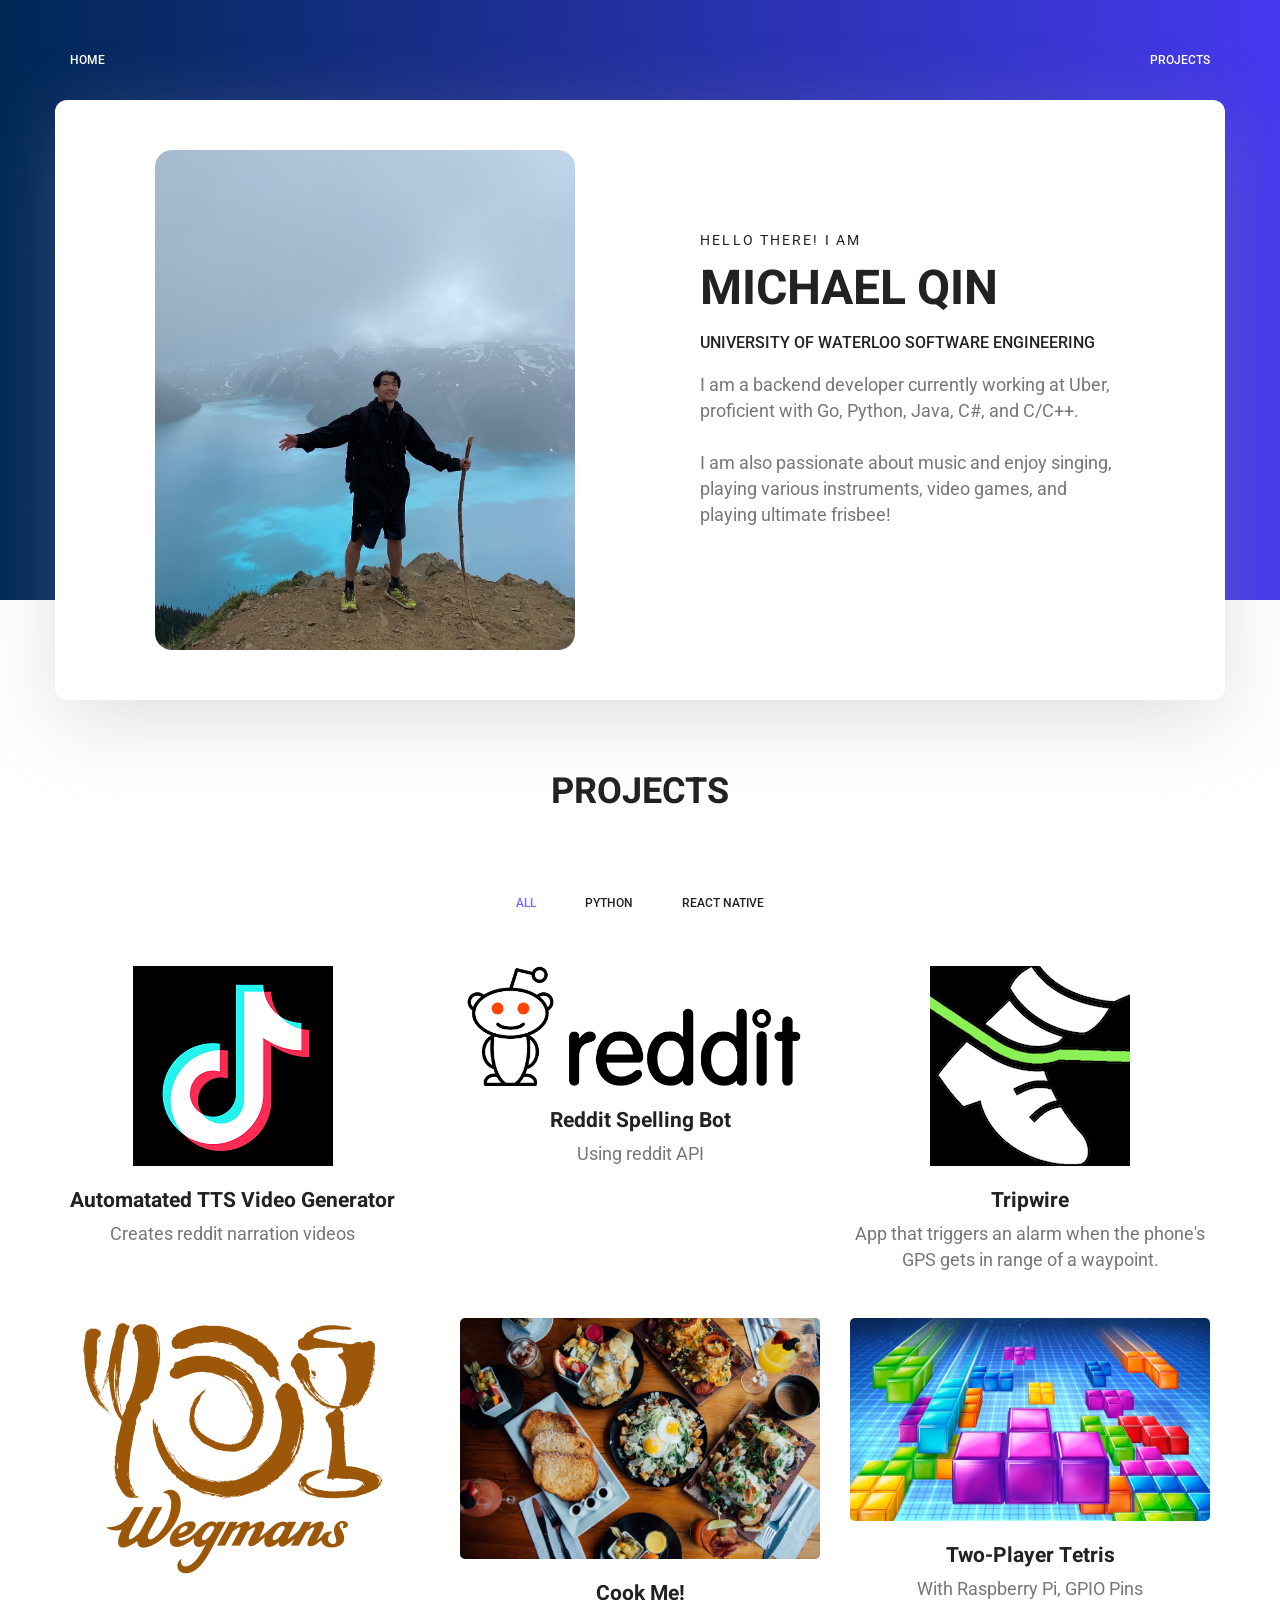
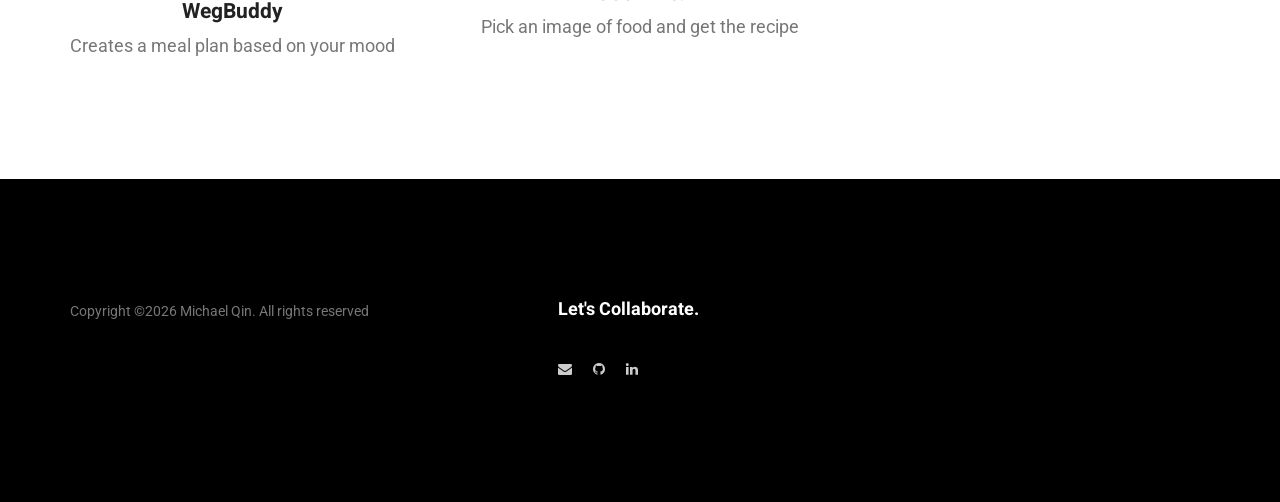
<file: index.html>
<!DOCTYPE html>
<html lang="en">
    <head>
        <meta charset="utf-8">
        <meta name="viewport" content="width=device-width, initial-scale=1, shrink-to-fit=no">
        <link rel="icon" href="img/favicon.png" type="image/png">
        <title>Michael Qin</title>
        <link rel="stylesheet" href="css/bootstrap.css">
        <link rel="stylesheet" href="vendors/linericon/style.css">
        <link rel="stylesheet" href="css/font-awesome.min.css">
        <link rel="stylesheet" href="vendors/owl-carousel/owl.carousel.min.css">
        <link rel="stylesheet" href="vendors/lightbox/simpleLightbox.css">
        <link rel="stylesheet" href="vendors/nice-select/css/nice-select.css">
        <link rel="stylesheet" href="vendors/animate-css/animate.css">
        <link rel="stylesheet" href="vendors/popup/magnific-popup.css">
        <link rel="stylesheet" href="vendors/flaticon/flaticon.css">
        <link rel="stylesheet" href="css/style.css">
				<link rel="stylesheet" href="css/responsive.css">
				
    </head>
    <body>
        
        <!--================Header Menu Area =================-->
        <header class="header_area">
            <div class="main_menu">
            	<nav class="navbar navbar-expand-lg navbar-light">
					<div class="container box_1620">
						<ul class="nav navbar-nav menu_nav mr-auto">
							<li class="nav-item active"><a class="nav-link" href="index.html">Home</a></li>
						</ul>
						<button class="navbar-toggler" type="button" data-toggle="collapse" data-target="#navbarSupportedContent" aria-controls="navbarSupportedContent" aria-expanded="false" aria-label="Toggle navigation">
							<span class="icon-bar"></span>
							<span class="icon-bar"></span>
							<span class="icon-bar"></span>
						</button>

						<div class="collapse navbar-collapse offset" id="navbarSupportedContent">
							<ul class="nav navbar-nav menu_nav ml-auto">
								<li class="nav-item"><a class="nav-link" href="#projects">Projects</a></li>
							</ul>
						</div> 
					</div>
            	</nav>
            </div>
        </header>
        <!--================Header Menu Area =================-->
        
        <!--================Home Banner Area =================-->
        <section class="home_banner_area">
           	<div class="animated container box_1620 bounceInRight"> <!-- animate -->
           		<div class="banner_inner d-flex align-items-center">
					<div class="banner_content">
						<div class="media">
							<div class="d-flex">
								<img class="header_image" src="img/hiking2.png" alt="">
							</div>
							<div class="media-body">
								<div class="personal_text">
									<h6>Hello there! I am</h6>
									<h3>Michael Qin</h3>
									<h4>University of Waterloo Software Engineering</h4>
									<p>I am a backend developer currently working at Uber, proficient with Go, Python, Java, C#, and C/C++.
										
										<br><br>
										I am also passionate about music and enjoy singing, playing various instruments, video games, and playing ultimate frisbee!
<!-- 
										<br><br>
										Check out my <a href="documents/michaelqinresume.pdf" target="_blank">resume</a>!! -->
									</p>

									<!-- <ul class="list personal_social">
										<li><a href="mailto:qin.michael3@gmail.com" target="_blank"><i class="fa fa-envelope"></i></a></li> 
										<li><a href="https://github.com/michaelqin3" target="_blank"><i class="fa fa-github"></i></a></li>
										<li><a href="https://www.linkedin.com/in/michael-q/" target="_blank"><i class="fa fa-linkedin"></i></a></li>
										<li><a href="documents/michaelqinresume.pdf" target="_blank"><i class="fa fa-file"></i></a></li>
									</ul> -->
								</div>
							</div>
						</div>
					</div>
				</div>
            </div>
        </section>
        <!--================End Home Banner Area =================-->
       
        <!--================Home Gallery Area =================-->
        <section class="home_gallery_area p_120" id="projects">
        	<div class="container">
        		<div class="main_title">
        			<h2>Projects</h2>
        		</div>
        		<div class="isotope_fillter">
        			<ul class="gallery_filter list">
						<li class="active" data-filter="*"><a href="#">All</a></li>
						<li data-filter=".python"><a href="#">Python</a></li>
						<li data-filter=".rn"><a href="#">React Native</a></li>
					</ul>
        		</div>
        	</div>
        	<div class="container">
        		<div class="gallery_f_inner row imageGallery1">
					<div class="col-lg-4 col-md-4 col-sm-6 python">
        				<div class="h_gallery_item">
        					<div class="g_img_item">
        						<img class="img-fluid" src="img/tiktok.png" alt="">
        						<a class="light" href="https://github.com/michaelqin3/reddit_TTS" target="_blank"><img src="img/gallery/icon.png" alt=""></a>
        					</div>
        					<div class="g_item_text">
								<h4>Automatated TTS Video Generator</h4>
								<p>Creates reddit narration videos</p>
        					</div>
        				</div>
					</div>
					<div class="col-lg-4 col-md-4 col-sm-6 python">
        				<div class="h_gallery_item">
        					<div class="g_img_item">
        						<img class="img-fluid" src="img/reddit1.png" alt="">
        						<a class="light" href="https://github.com/michaelqin3/aswell_bot" target="_blank"><img src="img/gallery/icon.png" alt=""></a>
        					</div>
        					<div class="g_item_text">
        						<h4>Reddit Spelling Bot</h4>
        						<p>Using reddit API</p>
        					</div>
        				</div>
					</div>
					<div class="col-lg-4 col-md-4 col-sm-6 rn">
						<div class="h_gallery_item">
							<div class="g_img_item">
								<img class="img-fluid" src="img/tripwire.png" alt="">
								<a class="light" href="https://github.com/michaelqin3/tripwire" target="_blank"><img src="img/gallery/icon.png" alt=""></a>
							</div>
							<div class="g_item_text">
								<h4>Tripwire</h4>
								<p>App that triggers an alarm when the phone's GPS gets in range of a waypoint.</p>
							</div>
						</div>
					</div>
					<div class="col-lg-4 col-md-4 col-sm-6 python">
						<div class="h_gallery_item">
							<div class="g_img_item">
								<img class="img-fluid" src="img/wegmans.png" alt="">
								<a class="light" href="https://github.com/meiyiniu/weg-buddy" target="_blank"><img src="img/gallery/icon.png" alt=""></a>
							</div>
							<div class="g_item_text">
								<h4>WegBuddy</h4>
								<p>Creates a meal plan based on your mood</p>
							</div>
						</div>
					</div>
					<div class="col-lg-4 col-md-4 col-sm-6">
        				<div class="h_gallery_item">
        					<div class="g_img_item">
        						<img class="img-fluid" src="img/food.jpg" alt="">
        						<a class="light" href="https://github.com/HanssonLin/CookMeApp" target="_blank"><img src="img/gallery/icon.png" alt=""></a>
        					</div>
        					<div class="g_item_text">
								<h4>Cook Me!</h4>
								<p>Pick an image of food and get the recipe</p>
        					</div>
        				</div>
        			</div>
        			<div class="col-lg-4 col-md-4 col-sm-6 python">
        				<div class="h_gallery_item">
        					<div class="g_img_item">
        						<img class="img-fluid" src="img/tetris.jpeg" alt="">
        						<a class="light" href="https://github.com/michaelqin3/PiTetris" target="_blank"><img src="img/gallery/icon.png" alt=""></a>
        					</div>
        					<div class="g_item_text">
        						<h4>Two-Player Tetris</h4>
        						<p>With Raspberry Pi, GPIO Pins</p>
        					</div>
        				</div>
					</div>
        		</div>
        	</div>
        </section>
        <!--================End Home Gallery Area =================-->
        
        <!--================Footer Area =================-->
        <footer class="footer_area p_120">
        	<div class="container">
        		<div class="row footer_inner">
        			<div class="col-lg-5 col-sm-6">
        				<aside class="f_widget ab_widget">
        					<p>Copyright &copy;<script>document.write(new Date().getFullYear());</script> Michael Qin. All rights reserved</p>
        				</aside>
        			</div>
        			<div class="col-lg-2">
        				<aside class="f_widget social_widget">
        					<div class="f_title">
        						<h3>Let's Collaborate.</h3> <!-- bigger buttons!-->
        					</div>
        					<ul class="list">
        						<li><a href="mailto:qin.michael3@gmail.com" target="_blank"><i class="fa fa-envelope"></i></a></li> <!-- target blank is new tab-->
								<li><a href="https://github.com/michaelqin3" target="_blank"><i class="fa fa-github"></i></a></li>
								<li><a href="https://www.linkedin.com/in/michael-q/" target="_blank"><i class="fa fa-linkedin"></i></a></li>
        					</ul>
        				</aside>
        			</div>
        		</div>
        	</div>
        </footer>
        <!--================End Footer Area =================-->

        <script src="js/jquery-3.3.1.min.js"></script>
        <script src="js/popper.js"></script>
        <script src="js/bootstrap.min.js"></script>
        <script src="js/stellar.js"></script>
        <script src="vendors/lightbox/simpleLightbox.min.js"></script>
        <script src="vendors/nice-select/js/jquery.nice-select.min.js"></script>
        <script src="vendors/isotope/imagesloaded.pkgd.min.js"></script>
        <script src="vendors/isotope/isotope.pkgd.min.js"></script>
        <script src="vendors/owl-carousel/owl.carousel.min.js"></script>
        <script src="vendors/popup/jquery.magnific-popup.min.js"></script>
        <script src="js/jquery.ajaxchimp.min.js"></script>
        <script src="vendors/counter-up/jquery.waypoints.min.js"></script>
        <script src="vendors/counter-up/jquery.counterup.min.js"></script>
        <script src="js/mail-script.js"></script>
		<script src="js/theme.js"></script>
    </body>

</html>
</file>
<file: vendors/linericon/style.css>
@font-face {
	font-family: 'Linearicons-Free';
	src:url('fonts/Linearicons-Free.eot?w118d');
	src:url('fonts/Linearicons-Free.eot?#iefixw118d') format('embedded-opentype'),
		url('fonts/Linearicons-Free.woff2?w118d') format('woff2'),
		url('fonts/Linearicons-Free.woff?w118d') format('woff'),
		url('fonts/Linearicons-Free.ttf?w118d') format('truetype'),
		url('fonts/Linearicons-Free.svg?w118d#Linearicons-Free') format('svg');
	font-weight: normal;
	font-style: normal;
}

.lnr {
	font-family: 'Linearicons-Free';
	speak: none;
	font-style: normal;
	font-weight: normal;
	font-variant: normal;
	text-transform: none;
	line-height: 1;

	/* Better Font Rendering =========== */
	-webkit-font-smoothing: antialiased;
	-moz-osx-font-smoothing: grayscale;
}

.lnr-home:before {
	content: "\e800";
}
.lnr-apartment:before {
	content: "\e801";
}
.lnr-pencil:before {
	content: "\e802";
}
.lnr-magic-wand:before {
	content: "\e803";
}
.lnr-drop:before {
	content: "\e804";
}
.lnr-lighter:before {
	content: "\e805";
}
.lnr-poop:before {
	content: "\e806";
}
.lnr-sun:before {
	content: "\e807";
}
.lnr-moon:before {
	content: "\e808";
}
.lnr-cloud:before {
	content: "\e809";
}
.lnr-cloud-upload:before {
	content: "\e80a";
}
.lnr-cloud-download:before {
	content: "\e80b";
}
.lnr-cloud-sync:before {
	content: "\e80c";
}
.lnr-cloud-check:before {
	content: "\e80d";
}
.lnr-database:before {
	content: "\e80e";
}
.lnr-lock:before {
	content: "\e80f";
}
.lnr-cog:before {
	content: "\e810";
}
.lnr-trash:before {
	content: "\e811";
}
.lnr-dice:before {
	content: "\e812";
}
.lnr-heart:before {
	content: "\e813";
}
.lnr-star:before {
	content: "\e814";
}
.lnr-star-half:before {
	content: "\e815";
}
.lnr-star-empty:before {
	content: "\e816";
}
.lnr-flag:before {
	content: "\e817";
}
.lnr-envelope:before {
	content: "\e818";
}
.lnr-paperclip:before {
	content: "\e819";
}
.lnr-inbox:before {
	content: "\e81a";
}
.lnr-eye:before {
	content: "\e81b";
}
.lnr-printer:before {
	content: "\e81c";
}
.lnr-file-empty:before {
	content: "\e81d";
}
.lnr-file-add:before {
	content: "\e81e";
}
.lnr-enter:before {
	content: "\e81f";
}
.lnr-exit:before {
	content: "\e820";
}
.lnr-graduation-hat:before {
	content: "\e821";
}
.lnr-license:before {
	content: "\e822";
}
.lnr-music-note:before {
	content: "\e823";
}
.lnr-film-play:before {
	content: "\e824";
}
.lnr-camera-video:before {
	content: "\e825";
}
.lnr-camera:before {
	content: "\e826";
}
.lnr-picture:before {
	content: "\e827";
}
.lnr-book:before {
	content: "\e828";
}
.lnr-bookmark:before {
	content: "\e829";
}
.lnr-user:before {
	content: "\e82a";
}
.lnr-users:before {
	content: "\e82b";
}
.lnr-shirt:before {
	content: "\e82c";
}
.lnr-store:before {
	content: "\e82d";
}
.lnr-cart:before {
	content: "\e82e";
}
.lnr-tag:before {
	content: "\e82f";
}
.lnr-phone-handset:before {
	content: "\e830";
}
.lnr-phone:before {
	content: "\e831";
}
.lnr-pushpin:before {
	content: "\e832";
}
.lnr-map-marker:before {
	content: "\e833";
}
.lnr-map:before {
	content: "\e834";
}
.lnr-location:before {
	content: "\e835";
}
.lnr-calendar-full:before {
	content: "\e836";
}
.lnr-keyboard:before {
	content: "\e837";
}
.lnr-spell-check:before {
	content: "\e838";
}
.lnr-screen:before {
	content: "\e839";
}
.lnr-smartphone:before {
	content: "\e83a";
}
.lnr-tablet:before {
	content: "\e83b";
}
.lnr-laptop:before {
	content: "\e83c";
}
.lnr-laptop-phone:before {
	content: "\e83d";
}
.lnr-power-switch:before {
	content: "\e83e";
}
.lnr-bubble:before {
	content: "\e83f";
}
.lnr-heart-pulse:before {
	content: "\e840";
}
.lnr-construction:before {
	content: "\e841";
}
.lnr-pie-chart:before {
	content: "\e842";
}
.lnr-chart-bars:before {
	content: "\e843";
}
.lnr-gift:before {
	content: "\e844";
}
.lnr-diamond:before {
	content: "\e845";
}
.lnr-linearicons:before {
	content: "\e846";
}
.lnr-dinner:before {
	content: "\e847";
}
.lnr-coffee-cup:before {
	content: "\e848";
}
.lnr-leaf:before {
	content: "\e849";
}
.lnr-paw:before {
	content: "\e84a";
}
.lnr-rocket:before {
	content: "\e84b";
}
.lnr-briefcase:before {
	content: "\e84c";
}
.lnr-bus:before {
	content: "\e84d";
}
.lnr-car:before {
	content: "\e84e";
}
.lnr-train:before {
	content: "\e84f";
}
.lnr-bicycle:before {
	content: "\e850";
}
.lnr-wheelchair:before {
	content: "\e851";
}
.lnr-select:before {
	content: "\e852";
}
.lnr-earth:before {
	content: "\e853";
}
.lnr-smile:before {
	content: "\e854";
}
.lnr-sad:before {
	content: "\e855";
}
.lnr-neutral:before {
	content: "\e856";
}
.lnr-mustache:before {
	content: "\e857";
}
.lnr-alarm:before {
	content: "\e858";
}
.lnr-bullhorn:before {
	content: "\e859";
}
.lnr-volume-high:before {
	content: "\e85a";
}
.lnr-volume-medium:before {
	content: "\e85b";
}
.lnr-volume-low:before {
	content: "\e85c";
}
.lnr-volume:before {
	content: "\e85d";
}
.lnr-mic:before {
	content: "\e85e";
}
.lnr-hourglass:before {
	content: "\e85f";
}
.lnr-undo:before {
	content: "\e860";
}
.lnr-redo:before {
	content: "\e861";
}
.lnr-sync:before {
	content: "\e862";
}
.lnr-history:before {
	content: "\e863";
}
.lnr-clock:before {
	content: "\e864";
}
.lnr-download:before {
	content: "\e865";
}
.lnr-upload:before {
	content: "\e866";
}
.lnr-enter-down:before {
	content: "\e867";
}
.lnr-exit-up:before {
	content: "\e868";
}
.lnr-bug:before {
	content: "\e869";
}
.lnr-code:before {
	content: "\e86a";
}
.lnr-link:before {
	content: "\e86b";
}
.lnr-unlink:before {
	content: "\e86c";
}
.lnr-thumbs-up:before {
	content: "\e86d";
}
.lnr-thumbs-down:before {
	content: "\e86e";
}
.lnr-magnifier:before {
	content: "\e86f";
}
.lnr-cross:before {
	content: "\e870";
}
.lnr-menu:before {
	content: "\e871";
}
.lnr-list:before {
	content: "\e872";
}
.lnr-chevron-up:before {
	content: "\e873";
}
.lnr-chevron-down:before {
	content: "\e874";
}
.lnr-chevron-left:before {
	content: "\e875";
}
.lnr-chevron-right:before {
	content: "\e876";
}
.lnr-arrow-up:before {
	content: "\e877";
}
.lnr-arrow-down:before {
	content: "\e878";
}
.lnr-arrow-left:before {
	content: "\e879";
}
.lnr-arrow-right:before {
	content: "\e87a";
}
.lnr-move:before {
	content: "\e87b";
}
.lnr-warning:before {
	content: "\e87c";
}
.lnr-question-circle:before {
	content: "\e87d";
}
.lnr-menu-circle:before {
	content: "\e87e";
}
.lnr-checkmark-circle:before {
	content: "\e87f";
}
.lnr-cross-circle:before {
	content: "\e880";
}
.lnr-plus-circle:before {
	content: "\e881";
}
.lnr-circle-minus:before {
	content: "\e882";
}
.lnr-arrow-up-circle:before {
	content: "\e883";
}
.lnr-arrow-down-circle:before {
	content: "\e884";
}
.lnr-arrow-left-circle:before {
	content: "\e885";
}
.lnr-arrow-right-circle:before {
	content: "\e886";
}
.lnr-chevron-up-circle:before {
	content: "\e887";
}
.lnr-chevron-down-circle:before {
	content: "\e888";
}
.lnr-chevron-left-circle:before {
	content: "\e889";
}
.lnr-chevron-right-circle:before {
	content: "\e88a";
}
.lnr-crop:before {
	content: "\e88b";
}
.lnr-frame-expand:before {
	content: "\e88c";
}
.lnr-frame-contract:before {
	content: "\e88d";
}
.lnr-layers:before {
	content: "\e88e";
}
.lnr-funnel:before {
	content: "\e88f";
}
.lnr-text-format:before {
	content: "\e890";
}
.lnr-text-format-remove:before {
	content: "\e891";
}
.lnr-text-size:before {
	content: "\e892";
}
.lnr-bold:before {
	content: "\e893";
}
.lnr-italic:before {
	content: "\e894";
}
.lnr-underline:before {
	content: "\e895";
}
.lnr-strikethrough:before {
	content: "\e896";
}
.lnr-highlight:before {
	content: "\e897";
}
.lnr-text-align-left:before {
	content: "\e898";
}
.lnr-text-align-center:before {
	content: "\e899";
}
.lnr-text-align-right:before {
	content: "\e89a";
}
.lnr-text-align-justify:before {
	content: "\e89b";
}
.lnr-line-spacing:before {
	content: "\e89c";
}
.lnr-indent-increase:before {
	content: "\e89d";
}
.lnr-indent-decrease:before {
	content: "\e89e";
}
.lnr-pilcrow:before {
	content: "\e89f";
}
.lnr-direction-ltr:before {
	content: "\e8a0";
}
.lnr-direction-rtl:before {
	content: "\e8a1";
}
.lnr-page-break:before {
	content: "\e8a2";
}
.lnr-sort-alpha-asc:before {
	content: "\e8a3";
}
.lnr-sort-amount-asc:before {
	content: "\e8a4";
}
.lnr-hand:before {
	content: "\e8a5";
}
.lnr-pointer-up:before {
	content: "\e8a6";
}
.lnr-pointer-right:before {
	content: "\e8a7";
}
.lnr-pointer-down:before {
	content: "\e8a8";
}
.lnr-pointer-left:before {
	content: "\e8a9";
}
</file>
<file: vendors/nice-select/css/nice-select.css>
.nice-select {
  -webkit-tap-highlight-color: transparent;
  background-color: #fff;
  border-radius: 5px;
  border: solid 1px #e8e8e8;
  box-sizing: border-box;
  clear: both;
  cursor: pointer;
  display: block;
  float: left;
  font-family: inherit;
  font-size: 14px;
  font-weight: normal;
  height: 42px;
  line-height: 40px;
  outline: none;
  padding-left: 18px;
  padding-right: 30px;
  position: relative;
  text-align: left !important;
  -webkit-transition: all 0.2s ease-in-out;
  transition: all 0.2s ease-in-out;
  -webkit-user-select: none;
     -moz-user-select: none;
      -ms-user-select: none;
          user-select: none;
  white-space: nowrap;
  width: auto; }
  .nice-select:hover {
    border-color: #dbdbdb; }
  .nice-select:active, .nice-select.open, .nice-select:focus {
    border-color: #999; }
  .nice-select:after {
    border-bottom: 2px solid #999;
    border-right: 2px solid #999;
    content: '';
    display: block;
    height: 5px;
    margin-top: -4px;
    pointer-events: none;
    position: absolute;
    right: 12px;
    top: 50%;
    -webkit-transform-origin: 66% 66%;
        -ms-transform-origin: 66% 66%;
            transform-origin: 66% 66%;
    -webkit-transform: rotate(45deg);
        -ms-transform: rotate(45deg);
            transform: rotate(45deg);
    -webkit-transition: all 0.15s ease-in-out;
    transition: all 0.15s ease-in-out;
    width: 5px; }
  .nice-select.open:after {
    -webkit-transform: rotate(-135deg);
        -ms-transform: rotate(-135deg);
            transform: rotate(-135deg); }
  .nice-select.open .list {
    opacity: 1;
    pointer-events: auto;
    -webkit-transform: scale(1) translateY(0);
        -ms-transform: scale(1) translateY(0);
            transform: scale(1) translateY(0); }
  .nice-select.disabled {
    border-color: #ededed;
    color: #999;
    pointer-events: none; }
    .nice-select.disabled:after {
      border-color: #cccccc; }
  .nice-select.wide {
    width: 100%; }
    .nice-select.wide .list {
      left: 0 !important;
      right: 0 !important; }
  .nice-select.right {
    float: right; }
    .nice-select.right .list {
      left: auto;
      right: 0; }
  .nice-select.small {
    font-size: 12px;
    height: 36px;
    line-height: 34px; }
    .nice-select.small:after {
      height: 4px;
      width: 4px; }
    .nice-select.small .option {
      line-height: 34px;
      min-height: 34px; }
  .nice-select .list {
    background-color: #fff;
    border-radius: 5px;
    box-shadow: 0 0 0 1px rgba(68, 68, 68, 0.11);
    box-sizing: border-box;
    margin-top: 4px;
    opacity: 0;
    overflow: hidden;
    padding: 0;
    pointer-events: none;
    position: absolute;
    top: 100%;
    left: 0;
    -webkit-transform-origin: 50% 0;
        -ms-transform-origin: 50% 0;
            transform-origin: 50% 0;
    -webkit-transform: scale(0.75) translateY(-21px);
        -ms-transform: scale(0.75) translateY(-21px);
            transform: scale(0.75) translateY(-21px);
    -webkit-transition: all 0.2s cubic-bezier(0.5, 0, 0, 1.25), opacity 0.15s ease-out;
    transition: all 0.2s cubic-bezier(0.5, 0, 0, 1.25), opacity 0.15s ease-out;
    z-index: 9; }
    .nice-select .list:hover .option:not(:hover) {
      background-color: transparent !important; }
  .nice-select .option {
    cursor: pointer;
    font-weight: 400;
    line-height: 40px;
    list-style: none;
    min-height: 40px;
    outline: none;
    padding-left: 18px;
    padding-right: 29px;
    text-align: left;
    -webkit-transition: all 0.2s;
    transition: all 0.2s; }
    .nice-select .option:hover, .nice-select .option.focus, .nice-select .option.selected.focus {
      background-color: #f6f6f6; }
    .nice-select .option.selected {
      font-weight: bold; }
    .nice-select .option.disabled {
      background-color: transparent;
      color: #999;
      cursor: default; }

.no-csspointerevents .nice-select .list {
  display: none; }

.no-csspointerevents .nice-select.open .list {
  display: block; }
</file>
<file: vendors/flaticon/flaticon.css>
/*
  	Flaticon icon font: Flaticon
  	Creation date: 26/06/2018 17:19
  	*/

@font-face {
  font-family: "Flaticon";
  src: url("./Flaticon.eot");
  src: url("./Flaticon.eot?#iefix") format("embedded-opentype"),
       url("./Flaticon.woff") format("woff"),
       url("./Flaticon.ttf") format("truetype"),
       url("./Flaticon.svg#Flaticon") format("svg");
  font-weight: normal;
  font-style: normal;
}

@media screen and (-webkit-min-device-pixel-ratio:0) {
  @font-face {
    font-family: "Flaticon";
    src: url("./Flaticon.svg#Flaticon") format("svg");
  }
}

[class^="flaticon-"]:before, [class*=" flaticon-"]:before,
[class^="flaticon-"]:after, [class*=" flaticon-"]:after {   
  font-family: Flaticon;
        font-size: 20px;
font-style: normal;
margin-left: 20px;
}

.flaticon-skyline:before { content: "\f100"; }
.flaticon-sketch:before { content: "\f101"; }
.flaticon-city:before { content: "\f102"; }
</file>
<file: css/style.css>
/*----------------------------------------------------
@File: Default Styles
@Author: Rocky Ahmed
@URL: http://wethemez.com
Author E-mail: rockybd1995@gmail.com

This file contains the styling for the actual theme, this
is the file you need to edit to change the look of the
theme.
---------------------------------------------------- */
/*=====================================================================
@Template Name: Builder Construction 
@Author: Rocky Ahmed
@Developed By: Rocky Ahmed
@Developer URL: http://rocky.wethemez.com
Author E-mail: rockybd1995@gmail.com

@Default Styles

Table of Content:
01/ Variables
02/ predefin
03/ header
04/ button
05/ banner
06/ breadcrumb
07/ about
08/ team
09/ project 
10/ price 
11/ team 
12/ blog 
13/ video  
14/ features  
15/ career  
16/ contact 
17/ footer

=====================================================================*/
/*----------------------------------------------------*/
/*font Variables*/
/*Color Variables*/
/*=================== fonts ====================*/
@import url("https://fonts.googleapis.com/css?family=Heebo:300,400,700,900|Roboto:300,400,500,700");
/*---------------------------------------------------- */
/*----------------------------------------------------*/
.list {
  list-style: none;
  margin: 0px;
  padding: 0px; }

a {
  text-decoration: none;
  transition: all 0.3s ease-in-out; }
  a:hover, a:focus {
    text-decoration: none;
    outline: none; }

.row.m0 {
  margin: 0px; }

body {
  line-height: 26px;
  font-size: 18px;
  font-family: "Roboto", sans-serif;
  font-weight: normal;
  color: #777777; }

h1, h2, h3, h4, h5, h6 {
  font-family: "Heebo", sans-serif;
  font-weight: bold; }

button:focus {
  outline: none;
  box-shadow: none; }

.p0 {
  padding-left: 0px;
  padding-right: 0px; }

.p_120 {
  padding-top: 120px;
  padding-bottom: 120px; }

.p_100 {
  padding-top: 100px;
  padding-bottom: 100px; }

.pad_top {
  padding-top: 120px; }

.pad_bt {
  padding-bottom: 120px; }

.mt-25 {
  margin-top: 25px; }

@media (min-width: 1200px) {
  .container {
    max-width: 1170px; } }

@media (min-width: 1620px) {
  .box_1620 {
    max-width: 1620px;
    margin: auto;
    width: 100%;
    padding-left: 0px;
    padding-right: 0px; } }
/* Main Title Area css
============================================================================================ */
.main_title {
  text-align: center;
  max-width: 670px;
  margin: 0px auto 75px; }
  .main_title h2 {
    font-family: "Heebo", sans-serif;
    font-size: 36px;
    color: #222222;
    margin-bottom: 15px;
    text-transform: uppercase; }
  .main_title p {
    font-size: 16px;
    font-family: "Roboto", sans-serif;
    font-weight: normal;
    line-height: 26px;
    color: #777777;
    margin-bottom: 0px; }

/* End Main Title Area css
============================================================================================ */
/*---------------------------------------------------- */
/*----------------------------------------------------*/
.header_area {
  position: absolute;
  width: 100%;
  top: 0;
  left: 0;
  z-index: 99;
  transition: background 0.4s, all 0.3s linear; }
  .header_area .navbar {
    background: transparent;
    padding: 0px;
    border: 0px;
    border-radius: 0px; }
    .header_area .navbar .nav .nav-item {
      margin-right: 45px; }
      .header_area .navbar .nav .nav-item .nav-link {
        font: 500 12px/120px "Roboto", sans-serif;
        text-transform: uppercase;
        color: #fff;
        padding: 0px;
        display: inline-block; }
        .header_area .navbar .nav .nav-item .nav-link:after {
          display: none; }
      .header_area .navbar .nav .nav-item:hover .nav-link, .header_area .navbar .nav .nav-item.active .nav-link {
        color: #fff; }
      .header_area .navbar .nav .nav-item.submenu {
        position: relative; }
        .header_area .navbar .nav .nav-item.submenu ul {
          border: none;
          padding: 0px;
          border-radius: 0px;
          box-shadow: none;
          margin: 0px;
          background: #fff;
          box-shadow: 0px 3px 16px 0px rgba(0, 0, 0, 0.1); }
          @media (min-width: 992px) {
            .header_area .navbar .nav .nav-item.submenu ul {
              position: absolute;
              top: 120%;
              left: 0px;
              min-width: 200px;
              text-align: left;
              opacity: 0;
              transition: all 300ms ease-in;
              visibility: hidden;
              display: block;
              border: none;
              padding: 0px;
              border-radius: 0px; } }
          .header_area .navbar .nav .nav-item.submenu ul:before {
            content: "";
            width: 0;
            height: 0;
            border-style: solid;
            border-width: 10px 10px 0 10px;
            border-color: #eeeeee transparent transparent transparent;
            position: absolute;
            right: 24px;
            top: 45px;
            z-index: 3;
            opacity: 0;
            transition: all 400ms linear; }
          .header_area .navbar .nav .nav-item.submenu ul .nav-item {
            display: block;
            float: none;
            margin-right: 0px;
            border-bottom: 1px solid #ededed;
            margin-left: 0px;
            transition: all 0.4s linear; }
            .header_area .navbar .nav .nav-item.submenu ul .nav-item .nav-link {
              line-height: 45px;
              color: #222222;
              padding: 0px 30px;
              transition: all 150ms linear;
              display: block;
              margin-right: 0px; }
            .header_area .navbar .nav .nav-item.submenu ul .nav-item:last-child {
              border-bottom: none; }
            .header_area .navbar .nav .nav-item.submenu ul .nav-item:hover .nav-link {
              background: #766dff;
              color: #fff; }
        @media (min-width: 992px) {
          .header_area .navbar .nav .nav-item.submenu:hover ul {
            visibility: visible;
            opacity: 1;
            top: 100%; } }
        .header_area .navbar .nav .nav-item.submenu:hover ul .nav-item {
          margin-top: 0px; }
      .header_area .navbar .nav .nav-item:last-child {
        margin-right: 0px; }
    .header_area .navbar .search {
      font-size: 12px;
      line-height: 60px;
      display: inline-block;
      color: #222222;
      margin-left: 80px; }
      .header_area .navbar .search i {
        font-weight: 600; }
  .header_area.navbar_fixed .main_menu {
    position: fixed;
    width: 100%;
    top: -70px;
    left: 0;
    right: 0;
    background: #000;
    transform: translateY(70px);
    transition: transform 500ms ease, background 500ms ease;
    -webkit-transition: transform 500ms ease, background 500ms ease;
    box-shadow: 0px 3px 16px 0px rgba(0, 0, 0, 0.1); }
    .header_area.navbar_fixed .main_menu .navbar .nav .nav-item .nav-link {
      line-height: 70px; }

.top_menu {
  background: #f9f9ff; }
  .top_menu .header_social li {
    display: inline-block;
    margin-right: 15px; }
    .top_menu .header_social li a {
      font-size: 14px;
      color: #777777;
      display: inline-block;
      line-height: 42px;
      transition: all 300ms linear 0s; }
    .top_menu .header_social li:last-child {
      margin-right: 0px; }
    .top_menu .header_social li:hover a {
      color: #766dff; }
  .top_menu .dn_btn {
    line-height: 42px;
    display: inline-block;
    font-size: 12px;
    margin-right: 30px;
    font-family: "Roboto", sans-serif;
    font-weight: normal;
    color: #777777;
    transition: all 300ms linear 0s; }
    .top_menu .dn_btn:hover {
      color: #766dff; }
    .top_menu .dn_btn:last-child {
      margin-right: 0px; }
  .top_menu .lan_pack {
    height: 30px;
    border: 1px solid #eeeeee;
    border-radius: 3px;
    line-height: 28px;
    font-size: 12px;
    font-family: "Roboto", sans-serif;
    font-weight: 500;
    padding-left: 19px;
    padding-right: 36px;
    color: #777777;
    background: #f9f9ff;
    margin-right: 5px;
    margin-top: 8px; }
    .top_menu .lan_pack .current {
      color: #777777; }
    .top_menu .lan_pack:after {
      content: "\f0d7";
      border: none !important;
      font: normal normal normal 12px/1 FontAwesome;
      transform: rotate(0deg);
      height: auto;
      margin-top: -6px;
      right: 20px; }

/*---------------------------------------------------- */
/*----------------------------------------------------*/
/* Home Banner Area css
============================================================================================ */
.home_banner_area {
  position: relative;
  z-index: 1;
  background-image: -moz-linear-gradient( 0deg, #002855, #4539ee);
	background-image: -webkit-linear-gradient( 0deg, #002855, #4539ee);
  background-image: -ms-linear-gradient( 0deg, #002855, #4539ee);     
  margin-bottom: 50px; }
  .home_banner_area .box_1620 {
    min-height: 0px;
    border-radius: 12px;
    position: relative;
    bottom: -100px;
    background: #fff;
    padding: 100px;
    padding-top: 50px;
    padding-bottom: 50px;
    box-shadow: 0px 20px 80px 0px rgba(153, 153, 153, 0.3); }
  .home_banner_area .banner_inner {
    position: relative;
    width: 100%;
    min-height: 0px;
    display: flex; }
    .home_banner_area .banner_inner .banner_content {
      color: #222222;
      vertical-align: middle;
      align-self: center;
      text-align: left; }
      .home_banner_area .banner_inner .banner_content .media .d-flex {
        padding-right: 125px; }
      .home_banner_area .banner_inner .banner_content .media .media-body {
        vertical-align: middle;
        align-self: center; }

.blog_banner {
  min-height: 780px;
  position: relative;
  z-index: 1;
  overflow: hidden;
  margin-bottom: 0px; }
  .blog_banner .banner_inner {
    background: #04091e;
    position: relative;
    overflow: hidden;
    width: 100%;
    min-height: 780px;
    z-index: 1; }
    .blog_banner .banner_inner .overlay {
      background: url(../img/banner/banner-2.jpg) no-repeat scroll center center;
      opacity: .5;
      height: 125%;
      position: absolute;
      left: 0px;
      top: 0px;
      width: 100%;
      z-index: -1; }
    .blog_banner .banner_inner .blog_b_text {
      max-width: 700px;
      margin: auto;
      color: #fff; }
      .blog_banner .banner_inner .blog_b_text h2 {
        font-size: 60px;
        font-weight: bold;
        font-family: "Heebo", sans-serif;
        line-height: 66px;
        margin-bottom: 15px;
        text-transform: uppercase; }
      .blog_banner .banner_inner .blog_b_text p {
        font-size: 16px;
        margin-bottom: 35px; }
      .blog_banner .banner_inner .blog_b_text .white_bg_btn {
        line-height: 42px;
        padding: 0px 45px;
        border-radius: 5px; }

.banner_box {
  max-width: 1620px;
  margin: auto; }

.banner_area {
  position: relative;
  z-index: 1;
  min-height: 350px;
  background-image: -moz-linear-gradient(0deg, #766dff 0%, #88f3ff 100%);
  background-image: -webkit-linear-gradient(0deg, #766dff 0%, #88f3ff 100%);
  background-image: -ms-linear-gradient(0deg, #766dff 0%, #88f3ff 100%);
  margin-bottom: 120px; }
  .banner_area .box_1620 {
    background: #fff;
    min-height: 360px;
    border-radius: 12px;
    position: relative;
    bottom: -120px;
    box-shadow: 0px 20px 80px 0px rgba(153, 153, 153, 0.3); }
  .banner_area .banner_inner {
    position: relative;
    overflow: hidden;
    width: 100%;
    min-height: 360px;
    z-index: 1; }
    .banner_area .banner_inner .banner_content h2 {
      color: #222222;
      font-size: 48px;
      font-family: "Heebo", sans-serif;
      margin-bottom: 0px;
      font-weight: bold; }
    .banner_area .banner_inner .banner_content .page_link a {
      font-size: 14px;
      color: #222222;
      font-family: "Roboto", sans-serif;
      margin-right: 32px;
      position: relative; }
      .banner_area .banner_inner .banner_content .page_link a:before {
        content: "\e87a";
        font-family: 'Linearicons-Free';
        position: absolute;
        right: -25px;
        top: 50%;
        transform: translateY(-50%); }
      .banner_area .banner_inner .banner_content .page_link a:last-child {
        margin-right: 0px; }
        .banner_area .banner_inner .banner_content .page_link a:last-child:before {
          display: none; }
      .banner_area .banner_inner .banner_content .page_link a:hover {
        color: #766dff; }

/* End Home Banner Area css
============================================================================================ */
/*---------------------------------------------------- */
/*----------------------------------------------------*/
/* Latest Blog Area css
============================================================================================ */
.latest_blog_inner {
  margin-bottom: -30px; }

.l_blog_item {
  margin-bottom: 30px; }
  .l_blog_item .date {
    font-size: 13px;
    font-family: "Roboto", sans-serif;
    font-weight: normal;
    color: #777777;
    margin-top: 20px;
    display: block;
    margin-bottom: 15px; }
  .l_blog_item h4 {
    font-size: 18px;
    line-height: 24px;
    color: #222222;
    border-bottom: 1px solid #eeeeee;
    padding-bottom: 20px;
    margin-bottom: 20px;
    transition: all 300ms linear 0s; }
  .l_blog_item p {
    margin-bottom: 0px; }
  .l_blog_item:hover h4 {
    color: #766dff; }

/* End Latest Blog Area css
============================================================================================ */
/*================= latest_blog_area css =============*/
.single-recent-blog-post {
  margin-bottom: 30px; }
  .single-recent-blog-post .thumb {
    overflow: hidden; }
    .single-recent-blog-post .thumb img {
      transition: all 0.7s linear; }
  .single-recent-blog-post .details {
    padding-top: 30px; }
    .single-recent-blog-post .details .sec_h4 {
      line-height: 24px;
      padding: 10px 0px 13px;
      transition: all 0.3s linear; }
      .single-recent-blog-post .details .sec_h4:hover {
        color: #777777; }
  .single-recent-blog-post .date {
    font-size: 14px;
    line-height: 24px;
    font-weight: 400; }
  .single-recent-blog-post:hover img {
    transform: scale(1.23) rotate(10deg); }

.tags .tag_btn {
  font-size: 12px;
  font-weight: 500;
  line-height: 20px;
  border: 1px solid #eeeeee;
  display: inline-block;
  padding: 1px 18px;
  text-align: center;
  color: #222222; }
  .tags .tag_btn:before {
    background: #766dff; }
  .tags .tag_btn + .tag_btn {
    margin-left: 2px; }

/*========= blog_categorie_area css ===========*/
.blog_categorie_area {
  padding-top: 80px;
  padding-bottom: 80px; }

.categories_post {
  position: relative;
  text-align: center;
  cursor: pointer; }
  .categories_post img {
    max-width: 100%; }
  .categories_post .categories_details {
    position: absolute;
    top: 20px;
    left: 20px;
    right: 20px;
    bottom: 20px;
    background: rgba(34, 34, 34, 0.8);
    color: #fff;
    transition: all 0.3s linear;
    display: flex;
    align-items: center;
    justify-content: center; }
    .categories_post .categories_details h5 {
      margin-bottom: 0px;
      font-size: 18px;
      line-height: 26px;
      text-transform: uppercase;
      color: #fff;
      position: relative; }
    .categories_post .categories_details p {
      font-weight: 300;
      font-size: 14px;
      line-height: 26px;
      margin-bottom: 0px; }
    .categories_post .categories_details .border_line {
      margin: 10px 0px;
      background: #fff;
      width: 100%;
      height: 1px; }
  .categories_post:hover .categories_details {
    background-image: -moz-linear-gradient(0deg, #766dff 0%, #88f3ff 100%);
    background-image: -webkit-linear-gradient(0deg, #766dff 0%, #88f3ff 100%);
    background-image: -ms-linear-gradient(0deg, #766dff 0%, #88f3ff 100%);
    opacity: 0.851; }

/*============ blog_left_sidebar css ==============*/
.blog_item {
  margin-bottom: 40px; }

.blog_info {
  padding-top: 30px; }
  .blog_info .post_tag {
    padding-bottom: 20px; }
    .blog_info .post_tag a {
      font: 300 14px/21px "Roboto", sans-serif;
      color: #222222; }
      .blog_info .post_tag a:hover {
        color: #777777; }
      .blog_info .post_tag a.active {
        color: #766dff; }
  .blog_info .blog_meta li a {
    font: 300 14px/20px "Roboto", sans-serif;
    color: #777777;
    vertical-align: middle;
    padding-bottom: 12px;
    display: inline-block; }
    .blog_info .blog_meta li a i {
      color: #222222;
      font-size: 16px;
      font-weight: 600;
      padding-left: 15px;
      line-height: 20px;
      vertical-align: middle; }
    .blog_info .blog_meta li a:hover {
      color: #766dff; }

.blog_post img {
  max-width: 100%; }

.blog_details {
  padding-top: 20px; }
  .blog_details h2 {
    font-size: 24px;
    line-height: 36px;
    color: #222222;
    font-weight: 600;
    transition: all 0.3s linear; }
    .blog_details h2:hover {
      color: #766dff; }
  .blog_details p {
    margin-bottom: 26px; }

.view_btn {
  font-size: 14px;
  line-height: 36px;
  display: inline-block;
  color: #222222;
  font-weight: 500;
  padding: 0px 30px;
  background: #fff; }

.blog_right_sidebar {
  border: 1px solid #eeeeee;
  background: #fafaff;
  padding: 30px; }
  .blog_right_sidebar .widget_title {
    font-size: 18px;
    line-height: 25px;
    background: #766dff;
    text-align: center;
    color: #fff;
    padding: 8px 0px;
    margin-bottom: 30px; }
  .blog_right_sidebar .search_widget .input-group .form-control {
    font-size: 14px;
    line-height: 29px;
    border: 0px;
    width: 100%;
    font-weight: 300;
    color: #fff;
    padding-left: 20px;
    border-radius: 45px;
    z-index: 0;
    background: #766dff; }
    .blog_right_sidebar .search_widget .input-group .form-control.placeholder {
      color: #fff; }
    .blog_right_sidebar .search_widget .input-group .form-control:-moz-placeholder {
      color: #fff; }
    .blog_right_sidebar .search_widget .input-group .form-control::-moz-placeholder {
      color: #fff; }
    .blog_right_sidebar .search_widget .input-group .form-control::-webkit-input-placeholder {
      color: #fff; }
    .blog_right_sidebar .search_widget .input-group .form-control:focus {
      box-shadow: none; }
  .blog_right_sidebar .search_widget .input-group .btn-default {
    position: absolute;
    right: 20px;
    background: transparent;
    border: 0px;
    box-shadow: none;
    font-size: 14px;
    color: #fff;
    padding: 0px;
    top: 50%;
    transform: translateY(-50%);
    z-index: 1; }
  .blog_right_sidebar .author_widget {
    text-align: center; }
    .blog_right_sidebar .author_widget h4 {
      font-size: 18px;
      line-height: 20px;
      color: #222222;
      margin-bottom: 5px;
      margin-top: 30px; }
    .blog_right_sidebar .author_widget p {
      margin-bottom: 0px; }
    .blog_right_sidebar .author_widget .social_icon {
      padding: 7px 0px 15px; }
      .blog_right_sidebar .author_widget .social_icon a {
        font-size: 14px;
        color: #222222;
        transition: all 0.2s linear; }
        .blog_right_sidebar .author_widget .social_icon a + a {
          margin-left: 20px; }
        .blog_right_sidebar .author_widget .social_icon a:hover {
          color: #766dff; }
  .blog_right_sidebar .popular_post_widget .post_item .media-body {
    justify-content: center;
    align-self: center;
    padding-left: 20px; }
    .blog_right_sidebar .popular_post_widget .post_item .media-body h3 {
      font-size: 14px;
      line-height: 20px;
      color: #222222;
      margin-bottom: 4px;
      transition: all 0.3s linear; }
      .blog_right_sidebar .popular_post_widget .post_item .media-body h3:hover {
        color: #766dff; }
    .blog_right_sidebar .popular_post_widget .post_item .media-body p {
      font-size: 12px;
      line-height: 21px;
      margin-bottom: 0px; }
  .blog_right_sidebar .popular_post_widget .post_item + .post_item {
    margin-top: 20px; }
  .blog_right_sidebar .post_category_widget .cat-list li {
    border-bottom: 2px dotted #eee;
    transition: all 0.3s ease 0s;
    padding-bottom: 12px; }
    .blog_right_sidebar .post_category_widget .cat-list li a {
      font-size: 14px;
      line-height: 20px;
      color: #777; }
      .blog_right_sidebar .post_category_widget .cat-list li a p {
        margin-bottom: 0px; }
    .blog_right_sidebar .post_category_widget .cat-list li + li {
      padding-top: 15px; }
    .blog_right_sidebar .post_category_widget .cat-list li:hover {
      border-color: #766dff; }
      .blog_right_sidebar .post_category_widget .cat-list li:hover a {
        color: #766dff; }
  .blog_right_sidebar .newsletter_widget {
    text-align: center; }
    .blog_right_sidebar .newsletter_widget .form-group {
      margin-bottom: 8px; }
    .blog_right_sidebar .newsletter_widget .input-group-prepend {
      margin-right: -1px; }
    .blog_right_sidebar .newsletter_widget .input-group-text {
      background: #fff;
      border-radius: 0px;
      vertical-align: top;
      font-size: 12px;
      line-height: 36px;
      padding: 0px 0px 0px 15px;
      border: 1px solid #eeeeee;
      border-right: 0px; }
    .blog_right_sidebar .newsletter_widget .form-control {
      font-size: 12px;
      line-height: 24px;
      color: #cccccc;
      border: 1px solid #eeeeee;
      border-left: 0px;
      border-radius: 0px; }
      .blog_right_sidebar .newsletter_widget .form-control.placeholder {
        color: #cccccc; }
      .blog_right_sidebar .newsletter_widget .form-control:-moz-placeholder {
        color: #cccccc; }
      .blog_right_sidebar .newsletter_widget .form-control::-moz-placeholder {
        color: #cccccc; }
      .blog_right_sidebar .newsletter_widget .form-control::-webkit-input-placeholder {
        color: #cccccc; }
      .blog_right_sidebar .newsletter_widget .form-control:focus {
        outline: none;
        box-shadow: none; }
    .blog_right_sidebar .newsletter_widget .bbtns {
      background: #766dff;
      color: #fff;
      font-size: 12px;
      line-height: 38px;
      display: inline-block;
      font-weight: 500;
      padding: 0px 24px 0px 24px;
      border-radius: 0; }
    .blog_right_sidebar .newsletter_widget .text-bottom {
      font-size: 12px; }
  .blog_right_sidebar .tag_cloud_widget ul li {
    display: inline-block; }
    .blog_right_sidebar .tag_cloud_widget ul li a {
      display: inline-block;
      border: 1px solid #eee;
      background: #fff;
      padding: 0px 13px;
      margin-bottom: 8px;
      transition: all 0.3s ease 0s;
      color: #222222;
      font-size: 12px; }
      .blog_right_sidebar .tag_cloud_widget ul li a:hover {
        background-image: -moz-linear-gradient(0deg, #766dff 0%, #88f3ff 100%);
        background-image: -webkit-linear-gradient(0deg, #766dff 0%, #88f3ff 100%);
        background-image: -ms-linear-gradient(0deg, #766dff 0%, #88f3ff 100%);
        color: #fff; }
  .blog_right_sidebar .br {
    width: 100%;
    height: 1px;
    background: #eeeeee;
    margin: 30px 0px; }

.blog-pagination {
  padding-top: 25px;
  padding-bottom: 95px; }
  .blog-pagination .page-link {
    border-radius: 0; }
  .blog-pagination .page-item {
    border: none; }

.page-link {
  background: transparent;
  font-weight: 400; }

.blog-pagination .page-item.active .page-link {
  background-color: #766dff;
  border-color: transparent;
  color: #fff; }

.blog-pagination .page-link {
  position: relative;
  display: block;
  padding: 0.5rem 0.75rem;
  margin-left: -1px;
  line-height: 1.25;
  color: #8a8a8a;
  border: none; }

.blog-pagination .page-link .lnr {
  font-weight: 600; }

.blog-pagination .page-item:last-child .page-link,
.blog-pagination .page-item:first-child .page-link {
  border-radius: 0; }

.blog-pagination .page-link:hover {
  color: #fff;
  text-decoration: none;
  background-color: #766dff;
  border-color: #eee; }

/*============ Start Blog Single Styles  =============*/
.single-post-area .social-links {
  padding-top: 10px; }
  .single-post-area .social-links li {
    display: inline-block;
    margin-bottom: 10px; }
    .single-post-area .social-links li a {
      color: #cccccc;
      padding: 7px;
      font-size: 14px;
      transition: all 0.2s linear; }
      .single-post-area .social-links li a:hover {
        color: #222222; }
.single-post-area .blog_details {
  padding-top: 26px; }
  .single-post-area .blog_details p {
    margin-bottom: 10px; }
.single-post-area .quotes {
  margin-top: 20px;
  margin-bottom: 30px;
  padding: 24px 35px 24px 30px;
  background-color: white;
  box-shadow: -20.84px 21.58px 30px 0px rgba(176, 176, 176, 0.1);
  font-size: 14px;
  line-height: 24px;
  color: #777;
  font-style: italic; }
.single-post-area .arrow {
  position: absolute; }
  .single-post-area .arrow .lnr {
    font-size: 20px;
    font-weight: 600; }
.single-post-area .thumb .overlay-bg {
  background: rgba(0, 0, 0, 0.8); }
.single-post-area .navigation-area {
  border-top: 1px solid #eee;
  padding-top: 30px;
  margin-top: 60px; }
  .single-post-area .navigation-area p {
    margin-bottom: 0px; }
  .single-post-area .navigation-area h4 {
    font-size: 18px;
    line-height: 25px;
    color: #222222; }
  .single-post-area .navigation-area .nav-left {
    text-align: left; }
    .single-post-area .navigation-area .nav-left .thumb {
      margin-right: 20px;
      background: #000; }
      .single-post-area .navigation-area .nav-left .thumb img {
        transition: all 300ms linear 0s; }
    .single-post-area .navigation-area .nav-left .lnr {
      margin-left: 20px;
      opacity: 0;
      transition: all 300ms linear 0s; }
    .single-post-area .navigation-area .nav-left:hover .lnr {
      opacity: 1; }
    .single-post-area .navigation-area .nav-left:hover .thumb img {
      opacity: .5; }
    @media (max-width: 767px) {
      .single-post-area .navigation-area .nav-left {
        margin-bottom: 30px; } }
  .single-post-area .navigation-area .nav-right {
    text-align: right; }
    .single-post-area .navigation-area .nav-right .thumb {
      margin-left: 20px;
      background: #000; }
      .single-post-area .navigation-area .nav-right .thumb img {
        transition: all 300ms linear 0s; }
    .single-post-area .navigation-area .nav-right .lnr {
      margin-right: 20px;
      opacity: 0;
      transition: all 300ms linear 0s; }
    .single-post-area .navigation-area .nav-right:hover .lnr {
      opacity: 1; }
    .single-post-area .navigation-area .nav-right:hover .thumb img {
      opacity: .5; }
@media (max-width: 991px) {
  .single-post-area .sidebar-widgets {
    padding-bottom: 0px; } }

.comments-area {
  background: #fafaff;
  border: 1px solid #eee;
  padding: 50px 30px;
  margin-top: 50px; }
  @media (max-width: 414px) {
    .comments-area {
      padding: 50px 8px; } }
  .comments-area h4 {
    text-align: center;
    margin-bottom: 50px;
    color: #222222;
    font-size: 18px; }
  .comments-area h5 {
    font-size: 16px;
    margin-bottom: 0px; }
  .comments-area a {
    color: #222222; }
  .comments-area .comment-list {
    padding-bottom: 48px; }
    .comments-area .comment-list:last-child {
      padding-bottom: 0px; }
    .comments-area .comment-list.left-padding {
      padding-left: 25px; }
    @media (max-width: 413px) {
      .comments-area .comment-list .single-comment h5 {
        font-size: 12px; }
      .comments-area .comment-list .single-comment .date {
        font-size: 11px; }
      .comments-area .comment-list .single-comment .comment {
        font-size: 10px; } }
  .comments-area .thumb {
    margin-right: 20px; }
  .comments-area .date {
    font-size: 13px;
    color: #cccccc;
    margin-bottom: 13px; }
  .comments-area .comment {
    color: #777777;
    margin-bottom: 0px; }
  .comments-area .btn-reply {
    background-color: #fff;
    color: #222222;
    border: 1px solid #eee;
    padding: 2px 18px;
    font-size: 12px;
    display: block;
    font-weight: 600;
    transition: all 300ms linear 0s; }
    .comments-area .btn-reply:hover {
      background-color: #766dff;
      color: #fff; }

.comment-form {
  background: #fafaff;
  text-align: center;
  border: 1px solid #eee;
  padding: 47px 30px 43px;
  margin-top: 50px;
  margin-bottom: 0px; }
  .comment-form h4 {
    text-align: center;
    margin-bottom: 50px;
    font-size: 18px;
    line-height: 22px;
    color: #222222; }
  .comment-form .name {
    padding-left: 0px; }
    @media (max-width: 767px) {
      .comment-form .name {
        padding-right: 0px;
        margin-bottom: 1rem; } }
  .comment-form .email {
    padding-right: 0px; }
    @media (max-width: 991px) {
      .comment-form .email {
        padding-left: 0px; } }
  .comment-form .form-control {
    padding: 8px 20px;
    background: #fff;
    border: none;
    border-radius: 0px;
    width: 100%;
    font-size: 14px;
    color: #777777;
    border: 1px solid transparent; }
    .comment-form .form-control:focus {
      box-shadow: none;
      border: 1px solid #eee; }
  .comment-form textarea.form-control {
    height: 140px;
    resize: none; }
  .comment-form ::-webkit-input-placeholder {
    /* Chrome/Opera/Safari */
    font-size: 13px;
    color: #777; }
  .comment-form ::-moz-placeholder {
    /* Firefox 19+ */
    font-size: 13px;
    color: #777; }
  .comment-form :-ms-input-placeholder {
    /* IE 10+ */
    font-size: 13px;
    color: #777; }
  .comment-form :-moz-placeholder {
    /* Firefox 18- */
    font-size: 13px;
    color: #777; }

/*============ End Blog Single Styles  =============*/
/*---------------------------------------------------- */
/*----------------------------------------------------*/
/* Reservation Form Area css
============================================================================================ */
.reservation_form_area .res_form_inner {
  max-width: 555px;
  margin: auto;
  box-shadow: 0px 10px 30px 0px rgba(153, 153, 153, 0.1);
  padding: 75px 50px;
  position: relative; }
  .reservation_form_area .res_form_inner:before {
    content: "";
    background: url(../img/contact-shap-1.png);
    position: absolute;
    left: -125px;
    height: 421px;
    width: 98px;
    top: 50%;
    transform: translateY(-50%); }
  .reservation_form_area .res_form_inner:after {
    content: "";
    background: url(../img/contact-shap-2.png);
    position: absolute;
    right: -125px;
    height: 421px;
    width: 98px;
    top: 50%;
    transform: translateY(-50%); }

.reservation_form .form-group input {
  height: 40px;
  border-radius: 0px;
  border: 1px solid #eeeeee;
  outline: none;
  box-shadow: none;
  padding: 0px 15px;
  font-size: 13px;
  font-family: "Roboto", sans-serif;
  font-weight: 300;
  color: #999999; }
  .reservation_form .form-group input.placeholder {
    font-size: 13px;
    font-family: "Roboto", sans-serif;
    font-weight: 300;
    color: #999999; }
  .reservation_form .form-group input:-moz-placeholder {
    font-size: 13px;
    font-family: "Roboto", sans-serif;
    font-weight: 300;
    color: #999999; }
  .reservation_form .form-group input::-moz-placeholder {
    font-size: 13px;
    font-family: "Roboto", sans-serif;
    font-weight: 300;
    color: #999999; }
  .reservation_form .form-group input::-webkit-input-placeholder {
    font-size: 13px;
    font-family: "Roboto", sans-serif;
    font-weight: 300;
    color: #999999; }
.reservation_form .form-group .res_select {
  height: 40px;
  border: 1px solid #eeeeee;
  border-radius: 0px;
  width: 100%;
  padding: 0px 15px;
  line-height: 36px; }
  .reservation_form .form-group .res_select .current {
    font-size: 13px;
    font-family: "Roboto", sans-serif;
    font-weight: 300;
    color: #999999; }
  .reservation_form .form-group .res_select:after {
    content: "\e874";
    font-family: 'Linearicons-Free';
    color: #cccccc;
    transform: rotate(0deg);
    border: none;
    margin-top: -17px;
    font-size: 13px;
    right: 22px; }
.reservation_form .form-group:last-child {
  text-align: center; }

/* End Reservation Form Area css
============================================================================================ */
/*============== contact_area css ================*/
.mapBox {
  height: 420px;
  margin-bottom: 80px; }

.contact_info .info_item {
  position: relative;
  padding-left: 45px; }
  .contact_info .info_item i {
    position: absolute;
    left: 0;
    top: 0;
    font-size: 20px;
    line-height: 24px;
    color: #766dff;
    font-weight: 600; }
  .contact_info .info_item h6 {
    font-size: 16px;
    line-height: 24px;
    color: "Roboto", sans-serif;
    font-weight: bold;
    margin-bottom: 0px;
    color: #222222; }
    .contact_info .info_item h6 a {
      color: #222222; }
  .contact_info .info_item p {
    font-size: 14px;
    line-height: 24px;
    padding: 2px 0px; }

.contact_form .form-group {
  margin-bottom: 10px; }
  .contact_form .form-group .form-control {
    font-size: 13px;
    line-height: 26px;
    color: #999;
    border: 1px solid #eeeeee;
    font-family: "Roboto", sans-serif;
    border-radius: 0px;
    padding-left: 20px; }
    .contact_form .form-group .form-control:focus {
      box-shadow: none;
      outline: none; }
    .contact_form .form-group .form-control.placeholder {
      color: #999; }
    .contact_form .form-group .form-control:-moz-placeholder {
      color: #999; }
    .contact_form .form-group .form-control::-moz-placeholder {
      color: #999; }
    .contact_form .form-group .form-control::-webkit-input-placeholder {
      color: #999; }
  .contact_form .form-group textarea {
    resize: none; }
    .contact_form .form-group textarea.form-control {
      height: 140px; }
.contact_form .submit_btn {
  margin-top: 20px;
  cursor: pointer; }

/* Contact Success and error Area css
============================================================================================ */
.modal-message .modal-dialog {
  position: absolute;
  top: 36%;
  left: 50%;
  transform: translateX(-50%) translateY(-50%) !important;
  margin: 0px;
  max-width: 500px;
  width: 100%; }
  .modal-message .modal-dialog .modal-content .modal-header {
    text-align: center;
    display: block;
    border-bottom: none;
    padding-top: 50px;
    padding-bottom: 50px; }
    .modal-message .modal-dialog .modal-content .modal-header .close {
      position: absolute;
      right: -15px;
      top: -15px;
      padding: 0px;
      color: #fff;
      opacity: 1;
      cursor: pointer; }
    .modal-message .modal-dialog .modal-content .modal-header h2 {
      display: block;
      text-align: center;
      color: #766dff;
      padding-bottom: 10px;
      font-family: "Roboto", sans-serif; }
    .modal-message .modal-dialog .modal-content .modal-header p {
      display: block; }

/* End Contact Success and error Area css
============================================================================================ */
/*---------------------------------------------------- */
/*----------------------------------------------------*/
/*============== Elements Area css ================*/
.mb-20 {
  margin-bottom: 20px; }

.mb-30 {
  margin-bottom: 30px; }

.sample-text-area {
  padding: 100px 0px; }
  .sample-text-area .title_color {
    margin-bottom: 30px; }
  .sample-text-area p {
    line-height: 26px; }
    .sample-text-area p b {
      font-weight: bold;
      color: #766dff; }
    .sample-text-area p i {
      color: #766dff;
      font-style: italic; }
    .sample-text-area p sup {
      color: #766dff;
      font-style: italic; }
    .sample-text-area p sub {
      color: #766dff;
      font-style: italic; }
    .sample-text-area p del {
      color: #766dff; }
    .sample-text-area p u {
      color: #766dff; }

/*============== End Elements Area css ================*/
/*==============Elements Button Area css ================*/
.elements_button .title_color {
  margin-bottom: 30px;
  color: #222222; }

.title_color {
  color: #222222; }

.button-group-area {
  margin-top: 15px; }
  .button-group-area:nth-child(odd) {
    margin-top: 40px; }
  .button-group-area:first-child {
    margin-top: 0px; }
  .button-group-area .theme_btn {
    margin-right: 10px; }
  .button-group-area .white_btn {
    margin-right: 10px; }
  .button-group-area .link {
    text-decoration: underline;
    color: #222222;
    background: transparent; }
    .button-group-area .link:hover {
      color: #fff; }
  .button-group-area .disable {
    background: transparent;
    color: #007bff;
    cursor: not-allowed; }
    .button-group-area .disable:before {
      display: none; }

.primary {
  background: #52c5fd; }
  .primary:before {
    background: #2faae6; }

.success {
  background: #4cd3e3; }
  .success:before {
    background: #2ebccd; }

.info {
  background: #38a4ff; }
  .info:before {
    background: #298cdf; }

.warning {
  background: #f4e700; }
  .warning:before {
    background: #e1d608; }

.danger {
  background: #f54940; }
  .danger:before {
    background: #e13b33; }

.primary-border {
  background: transparent;
  border: 1px solid #52c5fd;
  color: #52c5fd; }
  .primary-border:before {
    background: #52c5fd; }

.success-border {
  background: transparent;
  border: 1px solid #4cd3e3;
  color: #4cd3e3; }
  .success-border:before {
    background: #4cd3e3; }

.info-border {
  background: transparent;
  border: 1px solid #38a4ff;
  color: #38a4ff; }
  .info-border:before {
    background: #38a4ff; }

.warning-border {
  background: #fff;
  border: 1px solid #f4e700;
  color: #f4e700; }
  .warning-border:before {
    background: #f4e700; }

.danger-border {
  background: transparent;
  border: 1px solid #f54940;
  color: #f54940; }
  .danger-border:before {
    background: #f54940; }

.link-border {
  background: transparent;
  border: 1px solid #766dff;
  color: #766dff; }
  .link-border:before {
    background: #766dff; }

.radius {
  border-radius: 3px; }

.circle {
  border-radius: 20px; }

.arrow span {
  padding-left: 5px; }

.e-large {
  line-height: 50px;
  padding-top: 0px;
  padding-bottom: 0px; }

.large {
  line-height: 45px;
  padding-top: 0px;
  padding-bottom: 0px; }

.medium {
  line-height: 30px;
  padding-top: 0px;
  padding-bottom: 0px; }

.small {
  line-height: 25px;
  padding-top: 0px;
  padding-bottom: 0px; }

.general {
  line-height: 38px;
  padding-top: 0px;
  padding-bottom: 0px; }

/*==============End Elements Button Area css ================*/
/* =================================== */
/*  Elements Page Styles
/* =================================== */
/*---------- Start Elements Page -------------*/
.generic-banner {
  margin-top: 60px;
  text-align: center; }

.generic-banner .height {
  height: 600px; }

@media (max-width: 767.98px) {
  .generic-banner .height {
    height: 400px; } }
.generic-banner .generic-banner-content h2 {
  line-height: 1.2em;
  margin-bottom: 20px; }

@media (max-width: 991.98px) {
  .generic-banner .generic-banner-content h2 br {
    display: none; } }
.generic-banner .generic-banner-content p {
  text-align: center;
  font-size: 16px; }

@media (max-width: 991.98px) {
  .generic-banner .generic-banner-content p br {
    display: none; } }
.generic-content h1 {
  font-weight: 600; }

.about-generic-area {
  background: #fff; }

.about-generic-area p {
  margin-bottom: 20px; }

.white-bg {
  background: #fff; }

.section-top-border {
  padding: 50px 0;
  border-top: 1px dotted #eee; }

.switch-wrap {
  margin-bottom: 10px; }

.switch-wrap p {
  margin: 0; }

/*---------- End Elements Page -------------*/
.sample-text-area {
  padding: 100px 0 70px 0; }

.sample-text {
  margin-bottom: 0; }

.text-heading {
  margin-bottom: 30px;
  font-size: 24px; }

.typo-list {
  margin-bottom: 10px; }

@media (max-width: 767px) {
  .typo-sec {
    margin-bottom: 30px; } }
@media (max-width: 767px) {
  .element-wrap {
    margin-top: 30px; } }
b, sup, sub, u, del {
  color: #f8b600; }

h1 {
  font-size: 36px; }

h2 {
  font-size: 30px; }

h3 {
  font-size: 24px; }

h4 {
  font-size: 18px; }

h5 {
  font-size: 16px; }

h6 {
  font-size: 14px; }

.typography h1, .typography h2, .typography h3, .typography h4, .typography h5, .typography h6 {
  color: #777777; }

.button-area .border-top-generic {
  padding: 70px 15px;
  border-top: 1px dotted #eee; }

.button-group-area .genric-btn {
  margin-right: 10px;
  margin-top: 10px; }

.button-group-area .genric-btn:last-child {
  margin-right: 0; }

.circle {
  border-radius: 20px; }

.genric-btn {
  display: inline-block;
  outline: none;
  line-height: 40px;
  padding: 0 30px;
  font-size: .8em;
  text-align: center;
  text-decoration: none;
  font-weight: 500;
  cursor: pointer;
  -webkit-transition: all 0.3s ease 0s;
  -moz-transition: all 0.3s ease 0s;
  -o-transition: all 0.3s ease 0s;
  transition: all 0.3s ease 0s; }

.genric-btn:focus {
  outline: none; }

.genric-btn.e-large {
  padding: 0 40px;
  line-height: 50px; }

.genric-btn.large {
  line-height: 45px; }

.genric-btn.medium {
  line-height: 30px; }

.genric-btn.small {
  line-height: 25px; }

.genric-btn.radius {
  border-radius: 3px; }

.genric-btn.circle {
  border-radius: 20px; }

.genric-btn.arrow {
  display: -webkit-inline-box;
  display: -ms-inline-flexbox;
  display: inline-flex;
  -webkit-box-align: center;
  -ms-flex-align: center;
  align-items: center; }

.genric-btn.arrow span {
  margin-left: 10px; }

.genric-btn.default {
  color: #222222;
  background: #f9f9ff;
  border: 1px solid transparent; }

.genric-btn.default:hover {
  border: 1px solid #f9f9ff;
  background: #fff; }

.genric-btn.default-border {
  border: 1px solid #f9f9ff;
  background: #fff; }

.genric-btn.default-border:hover {
  color: #222222;
  background: #f9f9ff;
  border: 1px solid transparent; }

.genric-btn.primary {
  color: #fff;
  background: #f8b600;
  border: 1px solid transparent; }

.genric-btn.primary:hover {
  color: #f8b600;
  border: 1px solid #f8b600;
  background: #fff; }

.genric-btn.primary-border {
  color: #f8b600;
  border: 1px solid #f8b600;
  background: #fff; }

.genric-btn.primary-border:hover {
  color: #fff;
  background: #f8b600;
  border: 1px solid transparent; }

.genric-btn.success {
  color: #fff;
  background: #4cd3e3;
  border: 1px solid transparent; }

.genric-btn.success:hover {
  color: #4cd3e3;
  border: 1px solid #4cd3e3;
  background: #fff; }

.genric-btn.success-border {
  color: #4cd3e3;
  border: 1px solid #4cd3e3;
  background: #fff; }

.genric-btn.success-border:hover {
  color: #fff;
  background: #4cd3e3;
  border: 1px solid transparent; }

.genric-btn.info {
  color: #fff;
  background: #38a4ff;
  border: 1px solid transparent; }

.genric-btn.info:hover {
  color: #38a4ff;
  border: 1px solid #38a4ff;
  background: #fff; }

.genric-btn.info-border {
  color: #38a4ff;
  border: 1px solid #38a4ff;
  background: #fff; }

.genric-btn.info-border:hover {
  color: #fff;
  background: #38a4ff;
  border: 1px solid transparent; }

.genric-btn.warning {
  color: #fff;
  background: #f4e700;
  border: 1px solid transparent; }

.genric-btn.warning:hover {
  color: #f4e700;
  border: 1px solid #f4e700;
  background: #fff; }

.genric-btn.warning-border {
  color: #f4e700;
  border: 1px solid #f4e700;
  background: #fff; }

.genric-btn.warning-border:hover {
  color: #fff;
  background: #f4e700;
  border: 1px solid transparent; }

.genric-btn.danger {
  color: #fff;
  background: #f44a40;
  border: 1px solid transparent; }

.genric-btn.danger:hover {
  color: #f44a40;
  border: 1px solid #f44a40;
  background: #fff; }

.genric-btn.danger-border {
  color: #f44a40;
  border: 1px solid #f44a40;
  background: #fff; }

.genric-btn.danger-border:hover {
  color: #fff;
  background: #f44a40;
  border: 1px solid transparent; }

.genric-btn.link {
  color: #222222;
  background: #f9f9ff;
  text-decoration: underline;
  border: 1px solid transparent; }

.genric-btn.link:hover {
  color: #222222;
  border: 1px solid #f9f9ff;
  background: #fff; }

.genric-btn.link-border {
  color: #222222;
  border: 1px solid #f9f9ff;
  background: #fff;
  text-decoration: underline; }

.genric-btn.link-border:hover {
  color: #222222;
  background: #f9f9ff;
  border: 1px solid transparent; }

.genric-btn.disable {
  color: #222222, 0.3;
  background: #f9f9ff;
  border: 1px solid transparent;
  cursor: not-allowed; }

.generic-blockquote {
  padding: 30px 50px 30px 30px;
  background: #fff;
  border-left: 2px solid #f8b600; }

@media (max-width: 991px) {
  .progress-table-wrap {
    overflow-x: scroll; } }
.progress-table {
  background: #fff;
  padding: 15px 0px 30px 0px;
  min-width: 800px; }

.progress-table .serial {
  width: 11.83%;
  padding-left: 30px; }

.progress-table .country {
  width: 28.07%; }

.progress-table .visit {
  width: 19.74%; }

.progress-table .percentage {
  width: 40.36%;
  padding-right: 50px; }

.progress-table .table-head {
  display: flex; }

.progress-table .table-head .serial, .progress-table .table-head .country, .progress-table .table-head .visit, .progress-table .table-head .percentage {
  color: #222222;
  line-height: 40px;
  text-transform: uppercase;
  font-weight: 500; }

.progress-table .table-row {
  padding: 15px 0;
  border-top: 1px solid #edf3fd;
  display: flex; }

.progress-table .table-row .serial, .progress-table .table-row .country, .progress-table .table-row .visit, .progress-table .table-row .percentage {
  display: flex;
  align-items: center; }

.progress-table .table-row .country img {
  margin-right: 15px; }

.progress-table .table-row .percentage .progress {
  width: 80%;
  border-radius: 0px;
  background: transparent; }

.progress-table .table-row .percentage .progress .progress-bar {
  height: 5px;
  line-height: 5px; }

.progress-table .table-row .percentage .progress .progress-bar.color-1 {
  background-color: #6382e6; }

.progress-table .table-row .percentage .progress .progress-bar.color-2 {
  background-color: #e66686; }

.progress-table .table-row .percentage .progress .progress-bar.color-3 {
  background-color: #f09359; }

.progress-table .table-row .percentage .progress .progress-bar.color-4 {
  background-color: #73fbaf; }

.progress-table .table-row .percentage .progress .progress-bar.color-5 {
  background-color: #73fbaf; }

.progress-table .table-row .percentage .progress .progress-bar.color-6 {
  background-color: #6382e6; }

.progress-table .table-row .percentage .progress .progress-bar.color-7 {
  background-color: #a367e7; }

.progress-table .table-row .percentage .progress .progress-bar.color-8 {
  background-color: #e66686; }

.single-gallery-image {
  margin-top: 30px;
  background-repeat: no-repeat !important;
  background-position: center center !important;
  background-size: cover !important;
  height: 200px;
  -webkit-transition: all 0.3s ease 0s;
  -moz-transition: all 0.3s ease 0s;
  -o-transition: all 0.3s ease 0s;
  transition: all 0.3s ease 0s; }

.single-gallery-image:hover {
  opacity: .8; }

.list-style {
  width: 14px;
  height: 14px; }

.unordered-list li {
  position: relative;
  padding-left: 30px;
  line-height: 1.82em !important; }

.unordered-list li:before {
  content: "";
  position: absolute;
  width: 14px;
  height: 14px;
  border: 3px solid #f8b600;
  background: #fff;
  top: 4px;
  left: 0;
  border-radius: 50%; }

.ordered-list {
  margin-left: 30px; }

.ordered-list li {
  list-style-type: decimal-leading-zero;
  color: #f8b600;
  font-weight: 500;
  line-height: 1.82em !important; }

.ordered-list li span {
  font-weight: 300;
  color: #777777; }

.ordered-list-alpha li {
  margin-left: 30px;
  list-style-type: lower-alpha;
  color: #f8b600;
  font-weight: 500;
  line-height: 1.82em !important; }

.ordered-list-alpha li span {
  font-weight: 300;
  color: #777777; }

.ordered-list-roman li {
  margin-left: 30px;
  list-style-type: lower-roman;
  color: #f8b600;
  font-weight: 500;
  line-height: 1.82em !important; }

.ordered-list-roman li span {
  font-weight: 300;
  color: #777777; }

.single-input {
  display: block;
  width: 100%;
  line-height: 40px;
  border: none;
  outline: none;
  background: #f9f9ff;
  padding: 0 20px; }

.single-input:focus {
  outline: none; }

.input-group-icon {
  position: relative; }

.input-group-icon .icon {
  position: absolute;
  left: 20px;
  top: 0;
  line-height: 40px;
  z-index: 3; }

.input-group-icon .icon i {
  color: #797979; }

.input-group-icon .single-input {
  padding-left: 45px; }

.single-textarea {
  display: block;
  width: 100%;
  line-height: 40px;
  border: none;
  outline: none;
  background: #f9f9ff;
  padding: 0 20px;
  height: 100px;
  resize: none; }

.single-textarea:focus {
  outline: none; }

.single-input-primary {
  display: block;
  width: 100%;
  line-height: 40px;
  border: 1px solid transparent;
  outline: none;
  background: #f9f9ff;
  padding: 0 20px; }

.single-input-primary:focus {
  outline: none;
  border: 1px solid #f8b600; }

.single-input-accent {
  display: block;
  width: 100%;
  line-height: 40px;
  border: 1px solid transparent;
  outline: none;
  background: #f9f9ff;
  padding: 0 20px; }

.single-input-accent:focus {
  outline: none;
  border: 1px solid #eb6b55; }

.single-input-secondary {
  display: block;
  width: 100%;
  line-height: 40px;
  border: 1px solid transparent;
  outline: none;
  background: #f9f9ff;
  padding: 0 20px; }

.single-input-secondary:focus {
  outline: none;
  border: 1px solid #f09359; }

.default-switch {
  width: 35px;
  height: 17px;
  border-radius: 8.5px;
  background: #fff;
  position: relative;
  cursor: pointer; }

.default-switch input {
  position: absolute;
  left: 0;
  top: 0;
  right: 0;
  bottom: 0;
  width: 100%;
  height: 100%;
  opacity: 0;
  cursor: pointer; }

.default-switch input + label {
  position: absolute;
  top: 1px;
  left: 1px;
  width: 15px;
  height: 15px;
  border-radius: 50%;
  background: #f8b600;
  -webkit-transition: all 0.2s;
  -moz-transition: all 0.2s;
  -o-transition: all 0.2s;
  transition: all 0.2s;
  box-shadow: 0px 4px 5px 0px rgba(0, 0, 0, 0.2);
  cursor: pointer; }

.default-switch input:checked + label {
  left: 19px; }

.single-element-widget {
  margin-bottom: 30px; }

.primary-switch {
  width: 35px;
  height: 17px;
  border-radius: 8.5px;
  background: #fff;
  position: relative;
  cursor: pointer; }

.primary-switch input {
  position: absolute;
  left: 0;
  top: 0;
  right: 0;
  bottom: 0;
  width: 100%;
  height: 100%;
  opacity: 0; }

.primary-switch input + label {
  position: absolute;
  left: 0;
  top: 0;
  right: 0;
  bottom: 0;
  width: 100%;
  height: 100%; }

.primary-switch input + label:before {
  content: "";
  position: absolute;
  left: 0;
  top: 0;
  right: 0;
  bottom: 0;
  width: 100%;
  height: 100%;
  background: transparent;
  border-radius: 8.5px;
  cursor: pointer;
  -webkit-transition: all 0.2s;
  -moz-transition: all 0.2s;
  -o-transition: all 0.2s;
  transition: all 0.2s; }

.primary-switch input + label:after {
  content: "";
  position: absolute;
  top: 1px;
  left: 1px;
  width: 15px;
  height: 15px;
  border-radius: 50%;
  background: #fff;
  -webkit-transition: all 0.2s;
  -moz-transition: all 0.2s;
  -o-transition: all 0.2s;
  transition: all 0.2s;
  box-shadow: 0px 4px 5px 0px rgba(0, 0, 0, 0.2);
  cursor: pointer; }

.primary-switch input:checked + label:after {
  left: 19px; }

.primary-switch input:checked + label:before {
  background: #f8b600; }

.confirm-switch {
  width: 35px;
  height: 17px;
  border-radius: 8.5px;
  background: #fff;
  position: relative;
  cursor: pointer; }

.confirm-switch input {
  position: absolute;
  left: 0;
  top: 0;
  right: 0;
  bottom: 0;
  width: 100%;
  height: 100%;
  opacity: 0; }

.confirm-switch input + label {
  position: absolute;
  left: 0;
  top: 0;
  right: 0;
  bottom: 0;
  width: 100%;
  height: 100%; }

.confirm-switch input + label:before {
  content: "";
  position: absolute;
  left: 0;
  top: 0;
  right: 0;
  bottom: 0;
  width: 100%;
  height: 100%;
  background: transparent;
  border-radius: 8.5px;
  -webkit-transition: all 0.2s;
  -moz-transition: all 0.2s;
  -o-transition: all 0.2s;
  transition: all 0.2s;
  cursor: pointer; }

.confirm-switch input + label:after {
  content: "";
  position: absolute;
  top: 1px;
  left: 1px;
  width: 15px;
  height: 15px;
  border-radius: 50%;
  background: #fff;
  -webkit-transition: all 0.2s;
  -moz-transition: all 0.2s;
  -o-transition: all 0.2s;
  transition: all 0.2s;
  box-shadow: 0px 4px 5px 0px rgba(0, 0, 0, 0.2);
  cursor: pointer; }

.confirm-switch input:checked + label:after {
  left: 19px; }

.confirm-switch input:checked + label:before {
  background: #4cd3e3; }

.primary-checkbox {
  width: 16px;
  height: 16px;
  border-radius: 3px;
  background: #fff;
  position: relative;
  cursor: pointer; }

.primary-checkbox input {
  position: absolute;
  left: 0;
  top: 0;
  right: 0;
  bottom: 0;
  width: 100%;
  height: 100%;
  opacity: 0; }

.primary-checkbox input + label {
  position: absolute;
  left: 0;
  top: 0;
  right: 0;
  bottom: 0;
  width: 100%;
  height: 100%;
  border-radius: 3px;
  cursor: pointer;
  border: 1px solid #f1f1f1; }

.single-defination h4 {
  color: #222222; }

.primary-checkbox input:checked + label {
  background: url(../img/elements/primary-check.png) no-repeat center center/cover;
  border: none; }

.confirm-checkbox {
  width: 16px;
  height: 16px;
  border-radius: 3px;
  background: #fff;
  position: relative;
  cursor: pointer; }

.confirm-checkbox input {
  position: absolute;
  left: 0;
  top: 0;
  right: 0;
  bottom: 0;
  width: 100%;
  height: 100%;
  opacity: 0; }

.confirm-checkbox input + label {
  position: absolute;
  left: 0;
  top: 0;
  right: 0;
  bottom: 0;
  width: 100%;
  height: 100%;
  border-radius: 3px;
  cursor: pointer;
  border: 1px solid #f1f1f1; }

.confirm-checkbox input:checked + label {
  background: url(../img/elements/success-check.png) no-repeat center center/cover;
  border: none; }

.disabled-checkbox {
  width: 16px;
  height: 16px;
  border-radius: 3px;
  background: #fff;
  position: relative;
  cursor: pointer; }

.disabled-checkbox input {
  position: absolute;
  left: 0;
  top: 0;
  right: 0;
  bottom: 0;
  width: 100%;
  height: 100%;
  opacity: 0; }

.disabled-checkbox input + label {
  position: absolute;
  left: 0;
  top: 0;
  right: 0;
  bottom: 0;
  width: 100%;
  height: 100%;
  border-radius: 3px;
  cursor: pointer;
  border: 1px solid #f1f1f1; }

.disabled-checkbox input:disabled {
  cursor: not-allowed;
  z-index: 3; }

.disabled-checkbox input:checked + label {
  background: url(../img/elements/disabled-check.png) no-repeat center center/cover;
  border: none; }

.primary-radio {
  width: 16px;
  height: 16px;
  border-radius: 8px;
  background: #fff;
  position: relative;
  cursor: pointer; }

.primary-radio input {
  position: absolute;
  left: 0;
  top: 0;
  right: 0;
  bottom: 0;
  width: 100%;
  height: 100%;
  opacity: 0; }

.primary-radio input + label {
  position: absolute;
  left: 0;
  top: 0;
  right: 0;
  bottom: 0;
  width: 100%;
  height: 100%;
  border-radius: 8px;
  cursor: pointer;
  border: 1px solid #f1f1f1; }

.primary-radio input:checked + label {
  background: url(../img/elements/primary-radio.png) no-repeat center center/cover;
  border: none; }

.confirm-radio {
  width: 16px;
  height: 16px;
  border-radius: 8px;
  background: #fff;
  position: relative;
  cursor: pointer; }

.confirm-radio input {
  position: absolute;
  left: 0;
  top: 0;
  right: 0;
  bottom: 0;
  width: 100%;
  height: 100%;
  opacity: 0; }

.confirm-radio input + label {
  position: absolute;
  left: 0;
  top: 0;
  right: 0;
  bottom: 0;
  width: 100%;
  height: 100%;
  border-radius: 8px;
  cursor: pointer;
  border: 1px solid #f1f1f1; }

.confirm-radio input:checked + label {
  background: url(../img/elements/success-radio.png) no-repeat center center/cover;
  border: none; }

.disabled-radio {
  width: 16px;
  height: 16px;
  border-radius: 8px;
  background: #fff;
  position: relative;
  cursor: pointer; }

.disabled-radio input {
  position: absolute;
  left: 0;
  top: 0;
  right: 0;
  bottom: 0;
  width: 100%;
  height: 100%;
  opacity: 0; }

.disabled-radio input + label {
  position: absolute;
  left: 0;
  top: 0;
  right: 0;
  bottom: 0;
  width: 100%;
  height: 100%;
  border-radius: 8px;
  cursor: pointer;
  border: 1px solid #f1f1f1; }

.disabled-radio input:disabled {
  cursor: not-allowed;
  z-index: 3; }

.unordered-list {
  list-style: none;
  padding: 0px;
  margin: 0px; }

.ordered-list {
  list-style: none;
  padding: 0px; }

.disabled-radio input:checked + label {
  background: url(../img/elements/disabled-radio.png) no-repeat center center/cover;
  border: none; }

.default-select {
  height: 40px; }

.default-select .nice-select {
  border: none;
  border-radius: 0px;
  height: 40px;
  background: #fff;
  padding-left: 20px;
  padding-right: 40px; }

.default-select .nice-select .list {
  margin-top: 0;
  border: none;
  border-radius: 0px;
  box-shadow: none;
  width: 100%;
  padding: 10px 0 10px 0px; }

.default-select .nice-select .list .option {
  font-weight: 300;
  -webkit-transition: all 0.3s ease 0s;
  -moz-transition: all 0.3s ease 0s;
  -o-transition: all 0.3s ease 0s;
  transition: all 0.3s ease 0s;
  line-height: 28px;
  min-height: 28px;
  font-size: 12px;
  padding-left: 20px; }

.default-select .nice-select .list .option.selected {
  color: #f8b600;
  background: transparent; }

.default-select .nice-select .list .option:hover {
  color: #f8b600;
  background: transparent; }

.default-select .current {
  margin-right: 50px;
  font-weight: 300; }

.default-select .nice-select::after {
  right: 20px; }

@media (max-width: 991px) {
  .left-align-p p {
    margin-top: 20px; } }
.form-select {
  height: 40px;
  width: 100%; }

.form-select .nice-select {
  border: none;
  border-radius: 0px;
  height: 40px;
  background: #f9f9ff !important;
  padding-left: 45px;
  padding-right: 40px;
  width: 100%; }

.form-select .nice-select .list {
  margin-top: 0;
  border: none;
  border-radius: 0px;
  box-shadow: none;
  width: 100%;
  padding: 10px 0 10px 0px; }

.mt-10 {
  margin-top: 10px; }

.form-select .nice-select .list .option {
  font-weight: 300;
  -webkit-transition: all 0.3s ease 0s;
  -moz-transition: all 0.3s ease 0s;
  -o-transition: all 0.3s ease 0s;
  transition: all 0.3s ease 0s;
  line-height: 28px;
  min-height: 28px;
  font-size: 12px;
  padding-left: 45px; }

.form-select .nice-select .list .option.selected {
  color: #f8b600;
  background: transparent; }

.form-select .nice-select .list .option:hover {
  color: #f8b600;
  background: transparent; }

.form-select .current {
  margin-right: 50px;
  font-weight: 300; }

.form-select .nice-select::after {
  right: 20px; }

/*---------------------------------------------------- */
/*----------------------------------------------------*/
/* Main Button Area css
============================================================================================ */
.main_btn {
  display: inline-block;
  background-image: linear-gradient(to right, #766dff 0%, #86e8ff 48%, #766dff 100%);
  background-size: 200% auto;
  padding: 0px 40px;
  color: #fff;
  font-family: "Roboto", sans-serif;
  font-size: 13px;
  font-weight: 500;
  line-height: 48px;
  border-radius: 0px;
  outline: none !important;
  box-shadow: none !important;
  text-align: center;
  cursor: pointer;
  border-radius: 5px;
  transition: all 300ms linear 0s; }
  .main_btn:hover {
    background-position: right center;
    color: #fff; }

.main_btn2 {
  display: inline-block;
  background: #f9f9ff;
  padding: 0px 45px;
  color: #222222;
  font-family: "Roboto", sans-serif;
  font-size: 13px;
  font-weight: 500;
  line-height: 48px;
  border-radius: 5px;
  outline: none !important;
  box-shadow: none !important;
  text-align: center;
  border: 1px solid #eeeeee;
  cursor: pointer;
  transition: all 300ms linear 0s; }
  .main_btn2:hover {
    background: #766dff;
    color: #fff;
    border-color: #766dff;
    box-shadow: 0px 10px 20px 0px rgba(250, 51, 63, 0.25); }

.submit_btn {
  width: auto;
  display: inline-block;
  background: #766dff;
  padding: 0px 50px;
  color: #fff;
  font-family: "Roboto", sans-serif;
  font-size: 13px;
  font-weight: 500;
  line-height: 50px;
  border-radius: 5px;
  outline: none !important;
  box-shadow: none !important;
  text-align: center;
  border: 1px solid #766dff;
  cursor: pointer;
  transition: all 300ms linear 0s; }
  .submit_btn:hover {
    background: transparent;
    color: #766dff; }

.white_bg_btn {
  display: inline-block;
  background: #f9f9ff;
  padding: 0px 35px;
  color: #222222;
  font-family: "Roboto", sans-serif;
  font-size: 13px;
  font-weight: 500;
  line-height: 34px;
  border-radius: 0px;
  outline: none !important;
  box-shadow: none !important;
  text-align: center;
  cursor: pointer;
  transition: all 300ms linear 0s; }
  .white_bg_btn:hover {
    background-image: -moz-linear-gradient(0deg, #766dff 0%, #88f3ff 100%);
    background-image: -webkit-linear-gradient(0deg, #766dff 0%, #88f3ff 100%);
    background-image: -ms-linear-gradient(0deg, #766dff 0%, #88f3ff 100%);
    color: #fff;
    border: none; }

.black_btn {
  padding: 0px 44px;
  line-height: 50px;
  background: #222222;
  color: #766dff;
  display: inline-block;
  border-radius: 5px;
  font-size: 13px;
  font-family: "Roboto", sans-serif;
  font-weight: 500;
  transition: all 300ms linear 0s; }
  .black_btn:hover {
    background: #766dff;
    color: #222222; }

/* End Main Button Area css
============================================================================================ */
/*---------------------------------------------------- */
/*----------------------------------------------------*/
/* Welcome Area css
============================================================================================ */
.welcome_inner .welcome_img {
  background: #eeeeee;
  margin-left: 40px;
  padding-left: 30px;
  padding-right: 30px;
  padding-bottom: 30px; }
  .welcome_inner .welcome_img img {
    margin-top: -30px; }

.welcome_text h4 {
  color: #222222;
  font-family: "Heebo", sans-serif;
  font-size: 36px;
  margin-bottom: 18px;
  text-transform: uppercase; }
.welcome_text p {
  max-width: 495px;
  font-family: "Roboto", sans-serif;
  margin-bottom: 40px; }

.wel_item {
  border: 1px solid #eeeeee;
  padding: 20px 20px;
  border-radius: 5px; }
  .wel_item i {
    font-size: 24px;
    background: linear-gradient(to right, #766dff 0%, #86e7ff 70%);
    -webkit-background-clip: text;
    -webkit-text-fill-color: transparent; }
  .wel_item h4 {
    font-size: 24px;
    font-family: "Heebo", sans-serif;
    font-weight: bold;
    color: #222222;
    margin-bottom: 5px;
    margin-top: 10px; }
  .wel_item p {
    font-size: 16px;
    font-family: "Roboto", sans-serif;
    color: #777777;
    margin-bottom: 0px; }

.tools_expert {
  padding: 20px 0px 0px 0px; }
  .tools_expert .skill_main .skill_item {
    margin-bottom: 18px; }
    .tools_expert .skill_main .skill_item:last-child {
      margin-bottom: 0px; }
    .tools_expert .skill_main .skill_item h4 {
      text-align: none;
      font-size: 14px;
      font-family: "Roboto", sans-serif;
      font-weight: 500;
      color: #222222;
      margin-bottom: 15px; }
    .tools_expert .skill_main .skill_item .progress_br {
      border: 1px solid #eeeeee;
      padding: 5px;
      border-radius: 10px; }
    .tools_expert .skill_main .skill_item .progress {
      height: 10px;
      border-radius: 10px;
      background: #e8e8e8; }
      .tools_expert .skill_main .skill_item .progress .progress-bar {
        width: 0%;
        transition: width .6s ease;
        height: 10px;
        border-radius: 5px;
        vertical-align: middle;
        align-self: center;
        background-image: -moz-linear-gradient(0deg, #766dff 0%, #88f3ff 100%);
        background-image: -webkit-linear-gradient(0deg, #766dff 0%, #88f3ff 100%);
        background-image: -ms-linear-gradient(0deg, #766dff 0%, #88f3ff 100%); }

/* End Welcome Area css
============================================================================================ */
/* My Tabs Area css
============================================================================================ */
.mytabs_area {
  background-image: -moz-linear-gradient(0deg, #766dff 0%, #88f3ff 100%);
  background-image: -webkit-linear-gradient(0deg, #766dff 0%, #88f3ff 100%);
  background-image: -ms-linear-gradient(0deg, #766dff 0%, #88f3ff 100%); }

.tabs_inner .nav.nav-tabs {
  display: block;
  text-align: center;
  border: none;
  margin-bottom: 120px; }
  .tabs_inner .nav.nav-tabs li {
    display: inline-block;
    margin-right: 8px; }
    .tabs_inner .nav.nav-tabs li a {
      margin: 0px;
      line-height: 50px;
      border-radius: 5px;
      padding: 0px 40px;
      font-size: 13px;
      font-weight: 500;
      color: #fff;
      font-family: "Roboto", sans-serif;
      border: 1px solid #9ab5f5;
      background: rgba(255, 255, 255, 0.1); }
      .tabs_inner .nav.nav-tabs li a.active {
        background: #fff;
        color: #222222; }
.tabs_inner .tab-content .tab-pane .list {
  max-width: 800px;
  margin: auto;
  position: relative;
  padding-top: 40px;
  padding-bottom: 60px; }
  .tabs_inner .tab-content .tab-pane .list:before {
    content: "";
    height: 100%;
    width: 5px;
    background: rgba(255, 255, 255, 0.2);
    position: absolute;
    left: 30%;
    transform: translateX(-50%);
    top: -5px; }
  .tabs_inner .tab-content .tab-pane .list li {
    margin-bottom: 60px;
    position: relative; }
    .tabs_inner .tab-content .tab-pane .list li span {
      height: 15px;
      width: 15px;
      border-radius: 50%;
      display: block;
      background: rgba(255, 255, 255, 0.2);
      position: absolute;
      left: 30%;
      top: 30px;
      transform: translateX(-50%); }
      .tabs_inner .tab-content .tab-pane .list li span:before {
        content: '';
        height: 7px;
        width: 7px;
        background: #fff;
        border-radius: 50%;
        position: absolute;
        left: 52%;
        top: 4px;
        transform: translateX(-50%); }
    .tabs_inner .tab-content .tab-pane .list li:last-child {
      margin-bottom: 0px; }
    .tabs_inner .tab-content .tab-pane .list li .media .d-flex {
      padding-right: 100px; }
      .tabs_inner .tab-content .tab-pane .list li .media .d-flex p {
        color: rgba(255, 255, 255, 0.75);
        margin-bottom: 0px;
        padding-top: 20px; }
    .tabs_inner .tab-content .tab-pane .list li .media .media-body h4 {
      color: #fff;
      font-size: 21px;
      text-transform: uppercase;
      margin-bottom: 20px; }
    .tabs_inner .tab-content .tab-pane .list li .media .media-body p {
      color: rgba(255, 255, 255, 0.75);
      margin-bottom: 0px; }

/* End My Tabs Area css
============================================================================================ */
/* Feature Area css
============================================================================================ */
.feature_area {
  background: #f9f9ff; }
  .feature_area.feature_tow {
    background: #fff; }
    .feature_area.feature_tow .feature_item {
      background: #f9f9ff; }
      .feature_area.feature_tow .feature_item:hover {
        background: #fff; }
  .feature_area.white_feature {
    background: #fff; }
    .feature_area.white_feature .feature_item {
      background: #f9f9ff; }
      .feature_area.white_feature .feature_item:hover {
        background: #fff; }

.feature_inner {
  margin-bottom: -30px; }

.feature_item {
  padding: 50px 35px;
  border-radius: 10px;
  transition: all 300ms linear 0s;
  background: #fff;
  margin-bottom: 30px; }
  .feature_item i {
    margin-bottom: 35px;
    display: block; }
    .feature_item i:before {
      margin-left: 0px;
      font-size: 60px;
      color: #e1e1e1;
      line-height: 60px; }
  .feature_item h4 {
    color: #222222;
    font-size: 21px;
    font-family: "Heebo", sans-serif;
    font-weight: bold;
    margin-bottom: 20px;
    text-transform: uppercase; }
  .feature_item p {
    margin-bottom: 0px; }
  .feature_item .main_btn {
    padding: 0px 30px;
    line-height: 38px; }
  .feature_item:hover {
    box-shadow: 0px 10px 30px 0px rgba(0, 0, 0, 0.08);
    border-color: #fff;
    background: #fff; }
    .feature_item:hover i:before {
      background: linear-gradient(to right, #8490ff 0%, #62bdfc 70%);
      -webkit-background-clip: text;
      -webkit-text-fill-color: transparent; }

/* End Feature Area css
============================================================================================ */
/* Personal Profile Area css
============================================================================================ */
.profile_area .col-lg-7 {
  vertical-align: middle;
  align-self: center; }

.profile_inner {
  border-bottom: 1px solid #eeeeee; }
  .profile_inner .personal_text {
    padding-left: 95px; }

.personal_text h6 {
  font-size: 14px;
  font-family: "Roboto", sans-serif;
  text-transform: uppercase;
  letter-spacing: 2.1px;
  font-weight: normal;
  margin-bottom: 12px;
  color: #222222; }
.personal_text h4 {
  font-size: 16px;
  font-weight: 500;
  font-family: "Roboto", sans-serif;
  text-transform: uppercase;
  margin-bottom: 20px;
  color: #222222; }
.personal_text h3 {
  font-size: 48px;
  text-transform: uppercase;
  margin-bottom: 15px;
  color: #222222; }
.personal_text p {
  font-family: "Roboto", sans-serif;
  max-width: 540px;
  color: #777777;
  margin-bottom: 40px; }
.personal_text .basic_info li {
  margin-bottom: 15px; }
  .personal_text .basic_info li a {
    position: relative;
    padding-left: 40px;
    font-size: 16px;
    color: #777777; }
    .personal_text .basic_info li a i {
      position: absolute;
      left: 0px;
      top: 50%;
      transform: translateY(-50%);
      font-size: 20px;
      color: #766dff; }
  .personal_text .basic_info li:last-child {
    margin-bottom: 0px; }
.personal_text .personal_social {
  margin-top: 45px; }
  .personal_text .personal_social li {
    display: inline-block;
    margin-right: 7px; }
    .personal_text .personal_social li:last-child {
      margin-right: 0px; }
    .personal_text .personal_social li a {
      line-height: 40px;
      width: 40px;
      background: #3b5998;
      border-radius: 5px;
      display: inline-block;
      text-align: center;
      color: #fff;
      font-size: 16px; }
    .personal_text .personal_social li:hover a {
      background-image: -moz-linear-gradient( 0deg, #002855, #4539ee);
	    background-image: -webkit-linear-gradient( 0deg, #002855, #4539ee);
      background-image: -ms-linear-gradient( 0deg, #002855, #4539ee);     
    }
/* End Personal Profile Area css
============================================================================================ */
/*---------------------------------------------------- */
/*----------------------------------------------------*/
/* Gallery Area css
============================================================================================ */
.isotope_fillter {
  margin-bottom: 50px; }
  .isotope_fillter .gallery_filter {
    text-align: center; }
    .isotope_fillter .gallery_filter li {
      display: inline-block;
      margin-right: 45px; }
      .isotope_fillter .gallery_filter li:last-child {
        margin-right: 0px; }
      .isotope_fillter .gallery_filter li a {
        font-size: 12px;
        font-family: "Roboto", sans-serif;
        font-weight: 500;
        color: #222222;
        transition: all 300ms linear 0s;
        text-transform: uppercase; }
      .isotope_fillter .gallery_filter li:hover a, .isotope_fillter .gallery_filter li.active a {
        color: #766dff; }

.gallery_f_inner {
  margin-bottom: -45px; }

.h_gallery_item {
  display: inline-block;
  margin-bottom: 45px; }
  .h_gallery_item .g_img_item {
    position: relative;
    text-align: center;
    overflow: hidden;
    border-radius: 5px; }
    .h_gallery_item .g_img_item:before {
      content: "";
      width: 100%;
      height: 100%;
      left: 0px;
      top: 0px;
      background-image: -moz-linear-gradient(0deg, #766dff 0%, #88f3ff 100%);
      background-image: -webkit-linear-gradient(0deg, #766dff 0%, #88f3ff 100%);
      background-image: -ms-linear-gradient(0deg, #766dff 0%, #88f3ff 100%);
      position: absolute;
      opacity: 0;
      transition: all 300ms ease; }
    .h_gallery_item .g_img_item .light {
      position: absolute;
      left: 0px;
      top: 50%;
      transform: translateY(-50%);
      width: 100%;
      text-align: center;
      opacity: 0; }
  .h_gallery_item .g_item_text {
    text-align: center; }
    .h_gallery_item .g_item_text h4 {
      color: #222222;
      font-size: 21px;
      margin-top: 22px;
      transition: all 300ms linear 0s; }
    .h_gallery_item .g_item_text p {
      margin-bottom: 0px; }
  .h_gallery_item:hover .g_img_item:before {
    opacity: .85; }
  .h_gallery_item:hover .g_img_item .light {
    opacity: 1; }
  .h_gallery_item:hover .g_item_text h4:hover {
    color: #766dff; }

.more_btn {
  text-align: center;
  margin-top: 80px; }

/* End Gallery Area css
============================================================================================ */
/*---------------------------------------------------- */
/*----------------------------------------------------*/
/* Testimonials Area css
============================================================================================ */
.testimonials_area {
  background: #f9f9ff; }
  .testimonials_area.testi_two {
    background: #fff; }
    .testimonials_area.testi_two .testi_inner {
      margin-top: -20px;
      margin-bottom: -20px; }
    .testimonials_area.testi_two .owl-item {
      padding: 20px 0px; }
    .testimonials_area.testi_two .testi_item {
      background: #f9f9ff;
      border-color: #f9f9ff;
      transition: all 300ms linear 0s; }
      .testimonials_area.testi_two .testi_item:hover {
        background: #fff;
        border-color: #fff;
        box-shadow: 0px 10px 30px 0px rgba(153, 153, 153, 0.1); }

.testi_inner .col-lg-3 {
  vertical-align: middle;
  align-self: center; }

.test_title h2 {
  color: #222222;
  font-size: 36px;
  font-family: "Roboto", sans-serif;
  font-weight: bold;
  margin-bottom: 12px; }
.test_title p {
  margin-bottom: 0px; }

.testi_item {
  border: 1px solid #eeeeee;
  border-radius: 10px;
  background: #fff;
  padding: 40px 28px; }
  .testi_item p {
    font-style: italic; }
  .testi_item h4 {
    color: #222222;
    font-size: 18px;
    text-transform: uppercase; }
  .testi_item a {
    color: #ffc000; }

/* End Testimonials Area css
============================================================================================ */
/*---------------------------------------------------- */
/*----------------------------------------------------*/
/* Footer Area css
============================================================================================ */
.footer_area {
  background: #000; }

.f_title {
  margin-bottom: 35px; }
  .f_title h3 {
    color: #fff;
    font-size: 18px;
    font-weight: bold;
    font-family: "Heebo", sans-serif;
    margin-bottom: 0px; }

.ab_widget p {
  font-size: 14px;
  line-height: 24px;
  font-family: "Roboto", sans-serif;
  color: #777777;
  margin-bottom: 30px; }
  .ab_widget p a {
    color: #766dff; }
  .ab_widget p + p {
    margin-bottom: 0px; }

.news_widget {
  padding-right: 15px; }
  .news_widget p {
    font-size: 14px;
    line-height: 24px;
    font-family: "Roboto", sans-serif;
    color: #777777;
    margin-bottom: 15px; }
  .news_widget .input-group input {
    height: 40px;
    background: transparent;
    border-radius: 0px;
    width: 80%;
    border: none;
    padding: 0px 15px;
    border: 1px solid #1e233b;
    font-size: 14px;
    font-family: "Roboto", sans-serif;
    color: #cccccc;
    outline: none;
    box-shadow: none; }
    .news_widget .input-group input.placeholder {
      font-size: 14px;
      font-family: "Roboto", sans-serif;
      font-weight: normal;
      color: #cccccc; }
    .news_widget .input-group input:-moz-placeholder {
      font-size: 14px;
      font-family: "Roboto", sans-serif;
      font-weight: normal;
      color: #cccccc; }
    .news_widget .input-group input::-moz-placeholder {
      font-size: 14px;
      font-family: "Roboto", sans-serif;
      font-weight: normal;
      color: #cccccc; }
    .news_widget .input-group input::-webkit-input-placeholder {
      font-size: 14px;
      font-family: "Roboto", sans-serif;
      font-weight: normal;
      color: #cccccc; }
  .news_widget .input-group .sub-btn {
    border-radius: 0px;
    background-image: -moz-linear-gradient(0deg, #766dff 0%, #88f3ff 100%);
    background-image: -webkit-linear-gradient(0deg, #766dff 0%, #88f3ff 100%);
    background-image: -ms-linear-gradient(0deg, #766dff 0%, #88f3ff 100%);
    outline: none !important;
    box-shadow: none !important;
    padding: 0px;
    border: none;
    width: 42px;
    cursor: pointer;
    color: #fff; }

.social_widget p {
  font-size: 14px;
  line-height: 24px;
  font-family: "Roboto", sans-serif;
  color: #777777;
  margin-bottom: 10px; }
.social_widget .list li {
  margin-right: 17px;
  display: inline-block; }
  .social_widget .list li a {
    color: #cccccc;
    font-size: 14px;
    transition: all 300ms linear 0s; }
  .social_widget .list li:last-child {
    margin-right: 0px; }
  .social_widget .list li:hover a {
    color: #766dff; }

.copy_right_text {
  text-align: center;
  margin-top: 60px; }
  .copy_right_text p a {
    color: #766dff; }

/* End Footer Area css
============================================================================================ */
/*---------------------------------------------------- */

/*# sourceMappingURL=style.css.map */

.header_image {
  height: 500px;
}
</file>
<file: css/responsive.css>
@media (max-width:1619px){
	/* Main Menu Area css
	============================================================================================ */
   .header_area .navbar .search {
		margin-left: 40px;
	}
	/* End Main Menu Area css
	============================================================================================ */
	.banner_area .box_1620 {
		border-radius: 0px;
	}
}
@media (max-width:1300px){
	.testimonials_area .owl-prev, .testimonials_area .owl-next {
		right: auto;
		left: 50%;
		transform: translateX(-50%);
		bottom: 25px;
		top: auto;
	}
	.testimonials_area .owl-prev{
		transform: rotate(90deg);
	}
	.testimonials_area .owl-next{
		transform: rotate(90deg);
		margin-left: -40px;
	}
}
@media (max-width:1199px){
	/* Main Menu Area css
	============================================================================================ */
	.header_area .navbar .nav .nav-item {
		margin-right: 28px;
	}
	/* End Main Menu Area css
	============================================================================================ */
	/* Home Banner Area css
	============================================================================================ */
	.home_banner_area {
		min-height: 728px;
		margin-bottom: 120px;
	}
	.home_banner_area .banner_inner {
		min-height: 650px;
	}
	.header_area .navbar .nav .nav-item.submenu ul {
		left: auto;
		right: 0px;
	}
	/* End Home Banner Area css
	============================================================================================ */
	.banner_content .media{
		display: block;
	}
	.home_banner_area .banner_content{
		max-width: 500px;
		margin-bottom: 0px;

	}
	.home_banner_area .banner_inner .banner_content .media .d-flex {
		padding-right: 0px;
		display: block;
		width: 100%;
	}
	.home_banner_area .banner_inner .banner_content .media .d-flex img {
		width: 100%;
		height: 100%;
	}
	.home_banner_area .banner_inner .banner_content .media .media-body {
		margin-top: 30px;
	}
	.home_banner_area .box_1620 {
		bottom: -130px;
	}
	.profile_inner .personal_text {
		padding-left: 0px;
	}
	.home_banner_area.blog_banner .banner_inner{
		min-height: 728px;
	}
	.home_banner_area.blog_banner {
		margin-bottom: 0px;
	}
}

@media (max-width:991px){
	/* Main Menu Area css
	============================================================================================ */
    .navbar-toggler {
        border: none;
        border-radius: 0px;
        padding: 0px;
        cursor: pointer;
        margin-top: 27px;
        margin-bottom: 23px;
    }
	.header_area .navbar {
		background: #000;
	}
    .navbar-toggler[aria-expanded="false"] span:nth-child(2) {
		opacity: 1;
	}
	.navbar-toggler[aria-expanded="true"] span:nth-child(2) {
		opacity: 0;
	}
	.navbar-toggler[aria-expanded="true"] span:first-child {
		transform: rotate(-45deg);
		position: relative;
		top: 7.5px;
	}
	.navbar-toggler[aria-expanded="true"] span:last-child {
		transform: rotate(45deg);
		bottom: 6px;
		position: relative;
	}
	.navbar-toggler span{
		display: block;
		width: 25px;
		height: 3px;
		background: #fff;
		margin: auto;
		margin-bottom: 4px;
		transition: all 400ms linear;
		cursor: pointer;
	}
    .navbar .container{
        padding-left: 15px;
        padding-right: 15px;
    }
    .nav{
        padding: 0px 0px;
    }
	.header_area + section, .header_area + row, .header_area + div {
		margin-top: 117px;
	}
    .header_top .nav{
        padding: 0px;
    }
    .header_area .navbar .nav .nav-item .nav-link{
        line-height: 40px;
        margin-right: 0px;
        display: block;
		border-bottom: 1px solid #ededed33;
		border-radius: 0px;
    }
	.header_area.navbar_fixed .main_menu .navbar .nav .nav-item .nav-link {
		line-height: 40px;
	}
    .header_area .navbar .search{
        margin-left: 0px;
    }
	.header_area .navbar-collapse{
		max-height: 340px;
		overflow-y: scroll;
	}
	.header_area .navbar .nav .nav-item.submenu ul .nav-item .nav-link {
		padding: 0px 15px;
	}
	.header_area .navbar .nav .nav-item {
		margin-right: 0px;
	}
	.header_area + section, .header_area + row, .header_area + div {
		margin-top: 0px;
	}
	/* End Main Menu Area css
	============================================================================================ */
	/* Blog page Area css
	============================================================================================ */
	.categories_post img{
        width: 100%;
    }
	.categories_post {
		max-width: 360px;
		margin: 0 auto;
	}
	.blog_categorie_area .col-lg-4{
        margin-top: 30px;
    }
    .blog_area{
        padding-bottom: 80px;
    }
    .single-post-area .blog_right_sidebar{
        margin-top: 30px;
    }
	/* End Blog page Area css
	============================================================================================ */
	
	/* Contact Page Area css
	============================================================================================ */
	.contact_info{
		margin-bottom: 50px;
	}
	.c_details_list{
		margin-top: 30px;
	}
	/* End Contact page Area css
	============================================================================================ */
	.home_banner_area .donation_inner{
		margin-bottom: -30px;
	}
	.home_banner_area .dontation_item{
		max-width: 350px;
		margin: auto;
	}
	/* Footer Area css
	============================================================================================ */
	.footer-area .col-sm-6{
		margin-bottom: 30px;
	}
	.footer_area .f_widget{
		margin-bottom: 30px;
	}
	.footer_area .footer_inner{
		margin-bottom: -30px;
	}
	/* End End Footer Area css
	============================================================================================ */
	.welcome_text{
		margin-bottom: 30px;
	}
	.banner_area .box_1620 {
		bottom: -71px;
	}
	.banner_area {
		margin-bottom: 71px;
	}
	.profile_inner .personal_text {
		padding-top: 30px;
	}
}
@media (max-width:767px){
	.home_banner_area {
		min-height: 570px;
		margin-bottom: 120px;
	}
	.home_banner_area .banner_inner {
		min-height: 500px;
	}
	.home_banner_area .box_1620 {
		min-height: 500px;
	}
	.home_banner_area .banner_inner .banner_content {
		margin-top: 0px;
	}
	/* Blog Page Area css
	============================================================================================ */
    .blog_banner .banner_inner .blog_b_text h2 {
		font-size: 40px;
		line-height: 50px;
	}
	.blog_info.text-right{
		text-align: left !important;
		margin-bottom: 10px;
	}
	/* End Blog Page Area css
	============================================================================================ */
	.home_banner_area .banner_inner .banner_content h3 {
		font-size: 45px;
		line-height: 55px;
	}
	.home_banner_area .banner_inner .banner_content p br {
		display: none;
	}
	.home_banner_area .banner_inner .banner_content h3 span {
		line-height: 45px;
		padding-bottom: 0px;
		padding-top: 0px;
	}
	/* Footer Area css
	============================================================================================ */
	.footer-bottom{
		text-align: center;
	}
	.footer-bottom .footer-social {
		text-align: center;
		margin-top: 15px;
	}
	/* End End Footer Area css
	============================================================================================ */
	.service_inner .col-lg-3 {
		margin-bottom: 0px;
	}
	.service_img{
		max-width: 405px;
		margin: auto;
	}
	.service_inner .service_text {
		padding-top: 30px;
		padding-bottom: 30px;
		max-width: 405px;
		margin: 0px auto 0px;
	}
	.instagram_image a {
		flex: 0 0 33.33%;
		max-width: 33.33%;
	}
	.wel_item {
		margin-bottom: 30px;
	}
}
@media (max-width:600px){
	
}
@media (max-width:575px){
	.top_menu {
		display: none;
	}
	.header_area + section, .header_area + row, .header_area + div {
		margin-top: 0px;
	}
    /* Home Banner Area css
	============================================================================================ */
	.home_banner_area .banner_inner .banner_content h2 {
		font-size: 28px;
	}
	.home_banner_area {
		min-height: 570px;
	}
	.home_banner_area .banner_inner {
		min-height: 500px;
	}
	.blog_banner .banner_inner .blog_b_text {
		margin-top: 0px;
	}
	.home_banner_area .banner_inner .banner_content h5 {
		margin-top: 0px;
	}
	/* End Home Banner Area css
	============================================================================================ */
	.p_120 {
		padding-top: 70px;
		padding-bottom: 70px;
	}
	.main_title h2 {
		font-size: 25px;
	}
	/* Elements Area css
	============================================================================================ */
	.sample-text-area {
		padding: 70px 0 70px 0;
	}
	.generic-blockquote {
		padding: 30px 15px 30px 30px;
	}
	/* End Elements Area css
	============================================================================================ */
	
	/* Blog Page Area css
	============================================================================================ */
	.blog_details h2 {
		font-size: 20px;
		line-height: 30px;
	}
	.blog_banner .banner_inner .blog_b_text h2 {
		font-size: 28px;
		line-height: 38px;
	}
	/* End Blog Page Area css
	============================================================================================ */
	/* Footer Area css
	============================================================================================ */
	.footer-area {
		padding: 70px 0px;
	}
	/* End End Footer Area css
	============================================================================================ */
	.pad_top {
		padding-top: 70px;
	}
	.pad_bt {
		padding-bottom: 70px;
	}
	.home_banner_area .box_1620 {
		bottom: -71px;
		border-radius: 0px;
	}
	.home_banner_area {
		margin-bottom: 71px;
	}
	.tabs_inner .nav.nav-tabs li a {
		line-height: 42px;
		padding: 0px 18px;
	}
	.gallery_f_inner{
		max-width: 340px;
		margin: 0px auto -45px;
	}
	.blog_categorie_area {
		padding-top: 70px;
		padding-bottom: 70px;
	}
}

@media (max-width:480px){
	/* Main Menu Area css
	============================================================================================ */
	.header_area .navbar-collapse{
		max-height: 250px;
	}
	/* End Main Menu Area css
	============================================================================================ */
	
	/* Home Banner Area css
	============================================================================================ */
    .home_banner_area .banner_inner .banner_content {
		padding: 30px 15px;
		margin-top: 0px;
	}
	.banner_content .white_btn {
		display: block;
	}
	/* End Home Banner Area css
	============================================================================================ */
	.banner_area .banner_inner .banner_content h2 {
		font-size: 32px;
	}
	/* Blog Page Area css
	============================================================================================ */
	.comments-area .thumb {
		margin-right: 10px;
	}
	/* End Blog Page Area css
	============================================================================================ */
	.tabs_inner .tab-content .tab-pane .list::before {
		display: none;
	}
	.tabs_inner .tab-content .tab-pane .list li .media .d-flex {
		padding-right: 0px;
		padding-bottom: 18px;
	}
	.tabs_inner .tab-content .tab-pane .list li .media {
		display: block;
	}
	.tabs_inner .tab-content .tab-pane .list li span {
		display: none;
	}
	.tabs_inner .nav.nav-tabs {
		margin-bottom: 0px;
	}
	.isotope_fillter .gallery_filter li {
		margin-right: 17px;
	}
}
</file>
<file: vendors/lightbox/simpleLightbox.css>
.slbOverlay, .slbWrapOuter, .slbWrap {
  position: fixed;
  top: 0;
  right: 0;
  bottom: 0;
  left: 0;
}

.slbOverlay {
  overflow: hidden;
  z-index: 2000;
  background-color: #000;
  opacity: 0.7;
  filter: alpha(opacity=70);
  -webkit-animation: slbOverlay 0.5s;
  -moz-animation: slbOverlay 0.5s;
  animation: slbOverlay 0.5s;
}

.slbWrapOuter {
  overflow-x: hidden;
  overflow-y: auto;
  z-index: 2010;
}

.slbWrap {
  position: absolute;
  text-align: center;
}

.slbWrap:before {
  content: "";
  display: inline-block;
  height: 100%;
  vertical-align: middle;
}

.slbContentOuter {
  display: inline-block;
  vertical-align: middle;
  margin: 0px auto;
  padding: 0 1em;
  box-sizing: border-box;
  z-index: 2020;
  text-align: left;
  max-width: 100%;
}

.slbContentEl .slbContentOuter {
  padding: 5em 1em;
}

.slbContent {
  position: relative;
}

.slbContentEl .slbContent {
  -webkit-animation: slbEnter 0.3s;
  -moz-animation: slbEnter 0.3s;
  animation: slbEnter 0.3s;
  background-color: #fff;
  box-shadow: 0 0.2em 1em rgba(0, 0, 0, 0.4);
}

.slbImageWrap {
  -webkit-animation: slbEnter 0.3s;
  -moz-animation: slbEnter 0.3s;
  animation: slbEnter 0.3s;
  position: relative;
}

.slbImageWrap:after {
  content: "";
  position: absolute;
  left: 0;
  right: 0;
  top: 5em;
  bottom: 5em;
  display: block;
  z-index: -1;
  box-shadow: 0 0.2em 1em rgba(0, 0, 0, 0.6);
  background-color: #FFF;
}

.slbImage {
  width: auto;
  max-width: 100%;
  height: auto;
  display: block;
  line-height: 0;
  box-sizing: border-box;
  padding: 5em 0;
  margin: 0 auto;
}

.slbCaption {
  display: inline-block;
  max-width: 100%;
  overflow: hidden;
  text-overflow: ellipsis;
  white-space: nowrap;
  word-wrap: normal;
  font-size: 1.4em;
  position: absolute;
  left: 0;
  right: 0;
  bottom: 0;
  padding: 0.71429em 0;
  color: #fff;
  color: rgba(255, 255, 255, 0.7);
  text-align: center;
}

.slbCloseBtn, .slbArrow {
  margin: 0;
  padding: 0;
  border: 0;
  cursor: pointer;
  background: none;
}

.slbCloseBtn::-moz-focus-inner, .slbArrow::-moz-focus-inner {
  padding: 0;
  border: 0;
}

.slbCloseBtn:hover, .slbArrow:hover {
  opacity: 0.5;
}

.slbCloseBtn:active, .slbArrow:active {
  opacity: 0.8;
}

.slbCloseBtn {
  -webkit-animation: slbEnter 0.3s;
  -moz-animation: slbEnter 0.3s;
  animation: slbEnter 0.3s;
  font-size: 3em;
  width: 1.66667em;
  height: 1.66667em;
  line-height: 1.66667em;
  position: absolute;
  right: -0.33333em;
  top: 0;
  color: #fff;
  color: rgba(255, 255, 255, 0.7);
  text-align: center;
    outline: none;
    box-shadow: none;
}

.slbLoading .slbCloseBtn {
  display: none;
}

.slbLoadingText {
  font-size: 1.4em;
  color: #fff;
  color: rgba(255, 255, 255, 0.9);
}

.slbArrows {
  position: fixed;
  top: 50%;
  left: 0;
  right: 0;
}

.slbLoading .slbArrows {
  display: none;
}

.slbArrow {
  position: absolute;
  top: 50%;
  margin-top: -5em;
  width: 5em;
  height: 10em;
  opacity: 0.7;
  text-indent: -999em;
  overflow: hidden;
    outline: none;
    box-shadow: none;
}

.slbArrow:before {
  content: "";
  position: absolute;
  top: 50%;
  left: 50%;
  margin: -0.8em 0 0 -0.8em;
  border: 0.8em solid transparent;
}

.slbArrow.next {
  right: 0;
}

.slbArrow.next:before {
  border-left-color: #fff;
}

.slbArrow.prev {
  left: 0;
}

.slbArrow.prev:before {
  border-right-color: #fff;
}

.slbIframeCont {
  width: 80em;
  height: 0;
  overflow: hidden;
  padding-top: 56.25%;
  margin: 5em 0;
}

.slbIframe {
  position: absolute;
  top: 0;
  left: 0;
  width: 100%;
  height: 100%;
  box-shadow: 0 0.2em 1em rgba(0, 0, 0, 0.6);
  background: #000;
}

@-webkit-keyframes slbOverlay {
  from {
    opacity: 0;
  }
  to {
    opacity: 0.7;
  }
}

@-moz-keyframes slbOverlay {
  from {
    opacity: 0;
  }
  to {
    opacity: 0.7;
  }
}

@keyframes slbOverlay {
  from {
    opacity: 0;
  }
  to {
    opacity: 0.7;
  }
}

@-webkit-keyframes slbEnter {
  from {
    opacity: 0;
    -webkit-transform: translate3d(0, -1em, 0);
  }
  to {
    opacity: 1;
    -webkit-transform: translate3d(0, 0, 0);
  }
}

@-moz-keyframes slbEnter {
  from {
    opacity: 0;
    -moz-transform: translate3d(0, -1em, 0);
  }
  to {
    opacity: 1;
    -moz-transform: translate3d(0, 0, 0);
  }
}

@keyframes slbEnter {
  from {
    opacity: 0;
    -webkit-transform: translate3d(0, -1em, 0);
    -moz-transform: translate3d(0, -1em, 0);
    -ms-transform: translate3d(0, -1em, 0);
    -o-transform: translate3d(0, -1em, 0);
    transform: translate3d(0, -1em, 0);
  }
  to {
    opacity: 1;
    -webkit-transform: translate3d(0, 0, 0);
    -moz-transform: translate3d(0, 0, 0);
    -ms-transform: translate3d(0, 0, 0);
    -o-transform: translate3d(0, 0, 0);
    transform: translate3d(0, 0, 0);
  }
}
</file>
